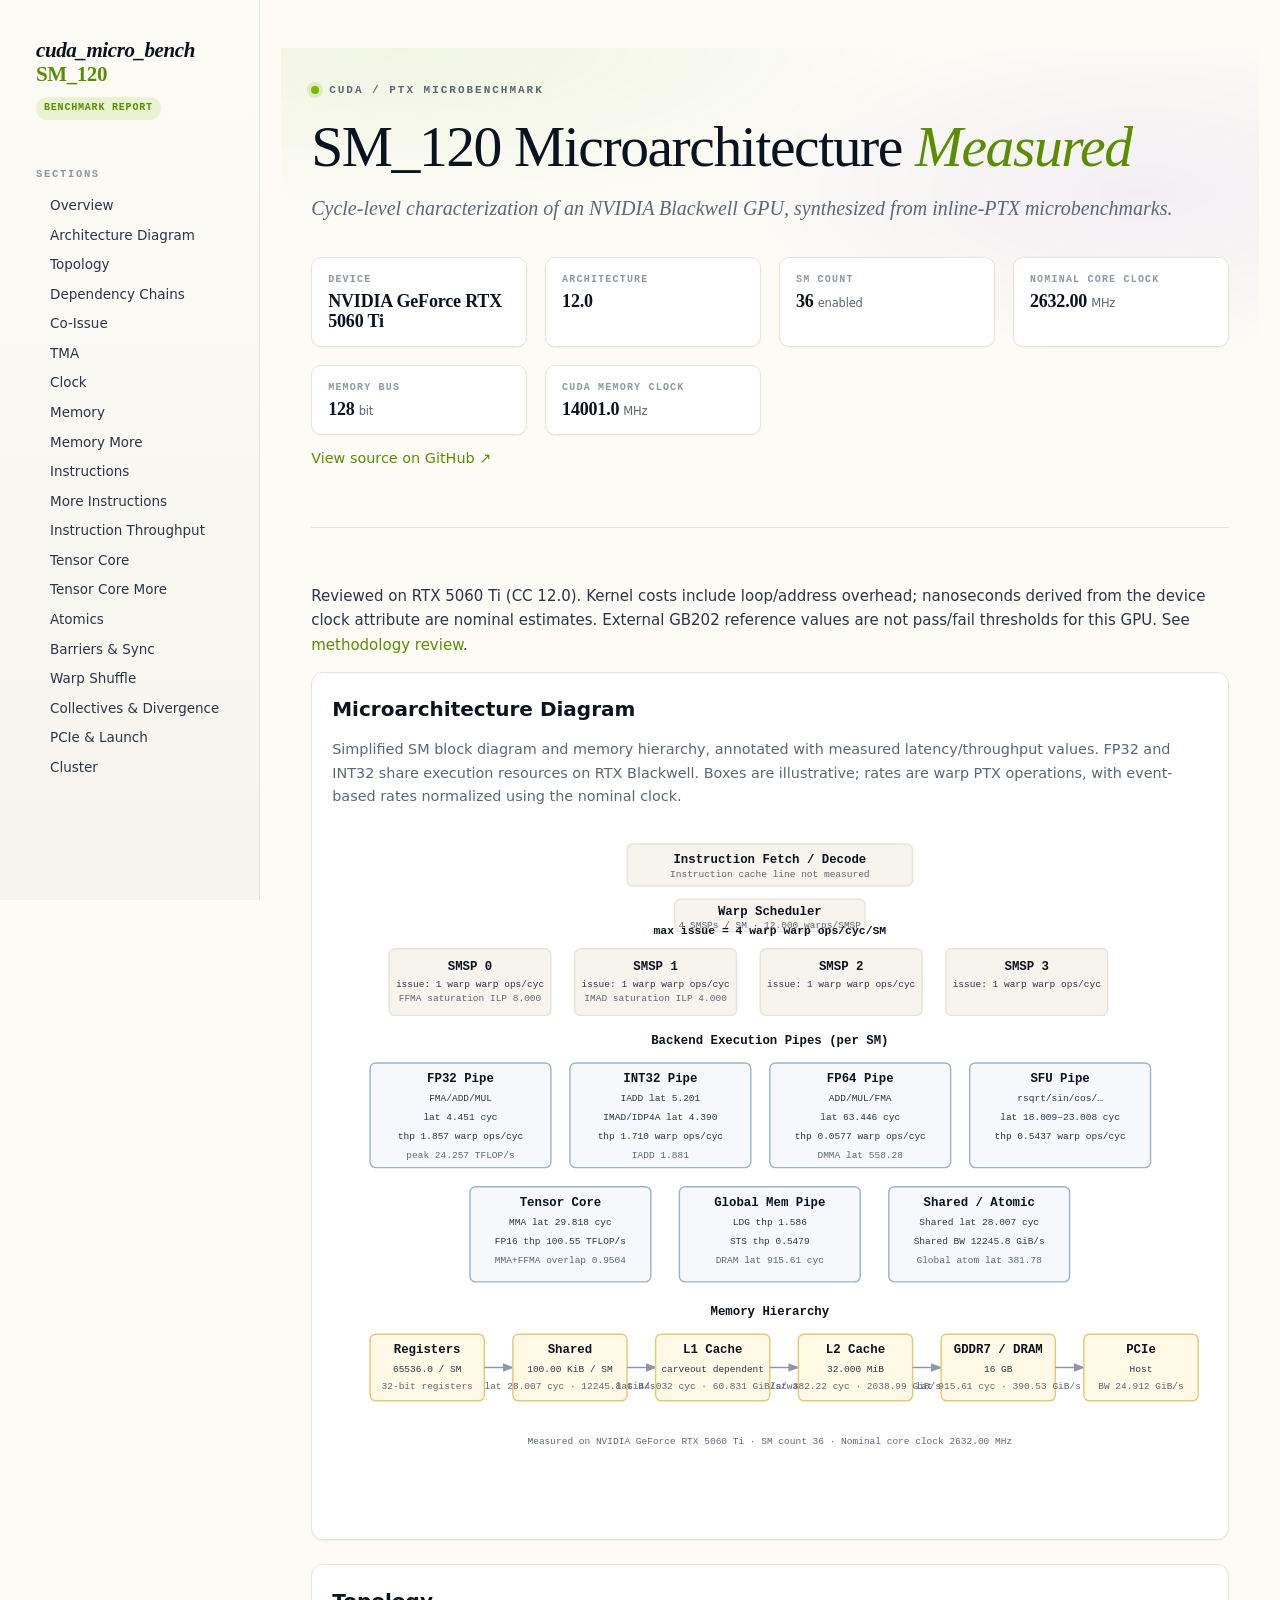
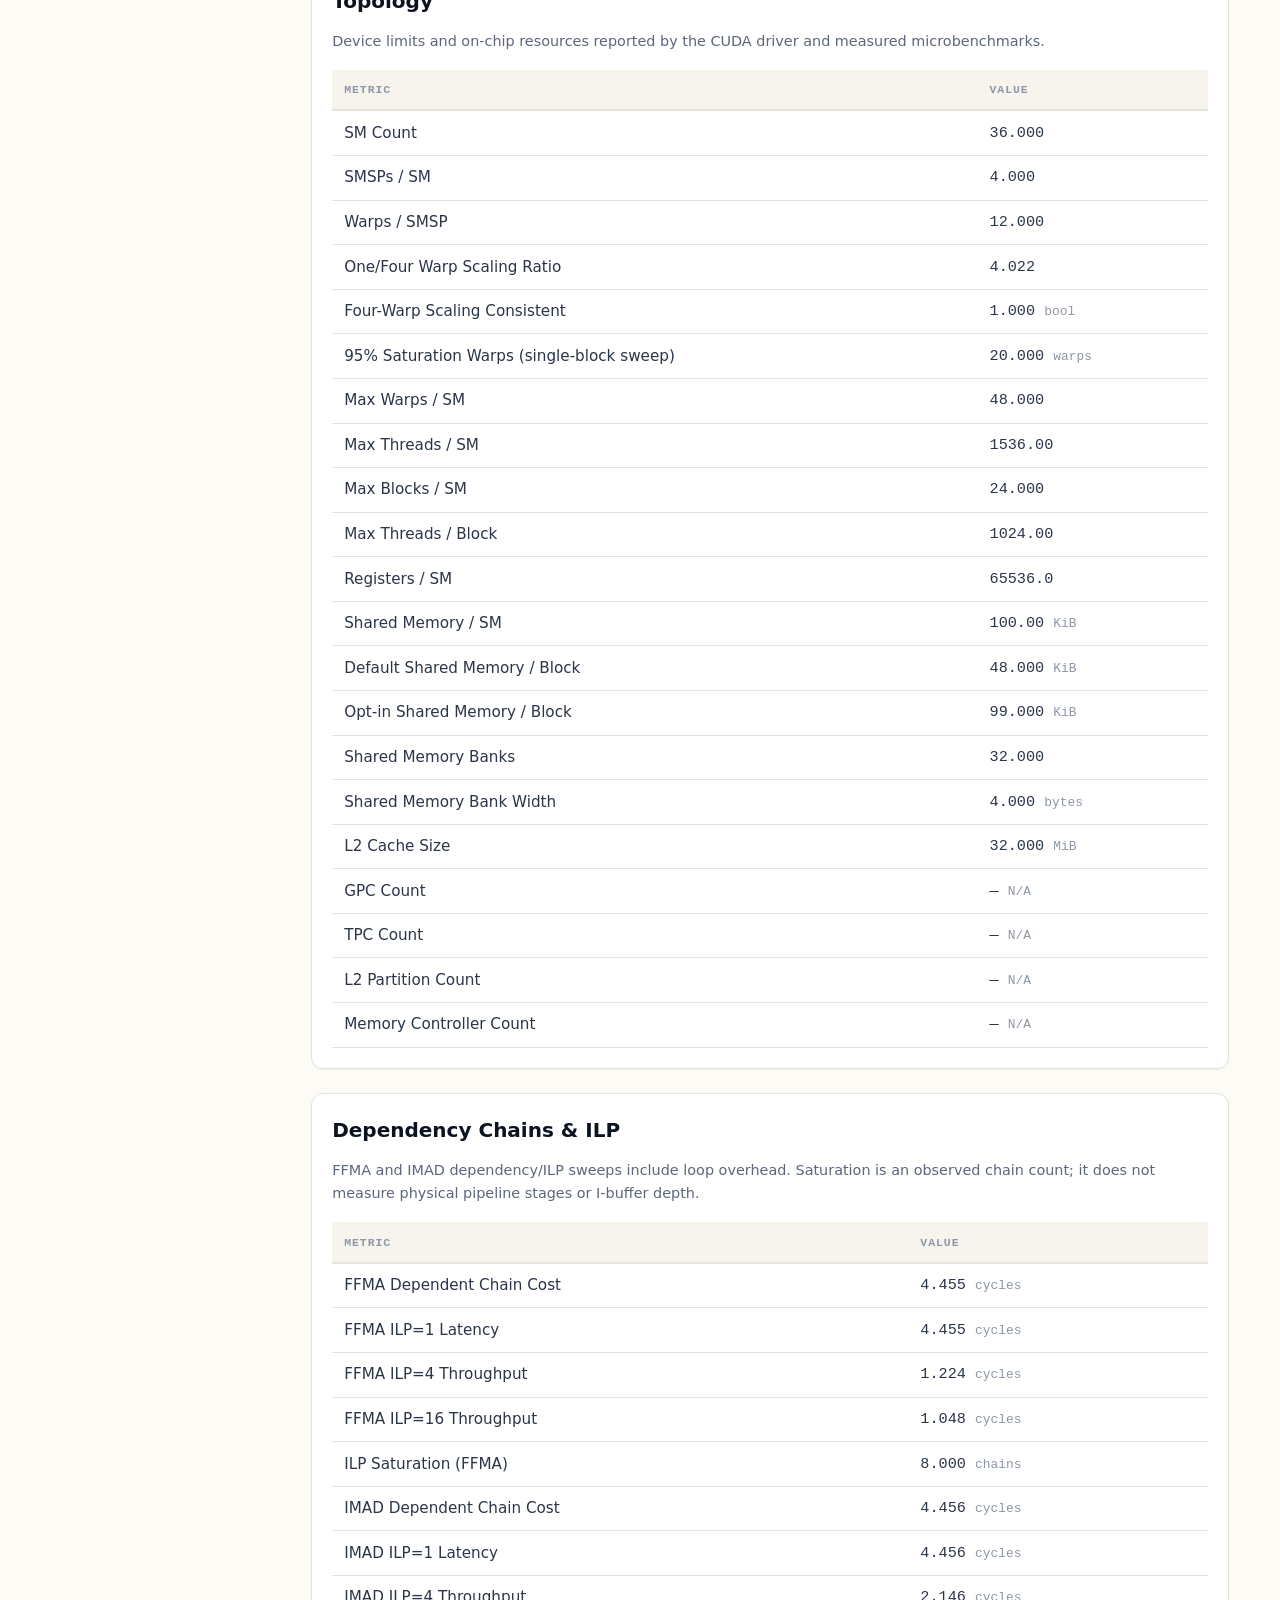
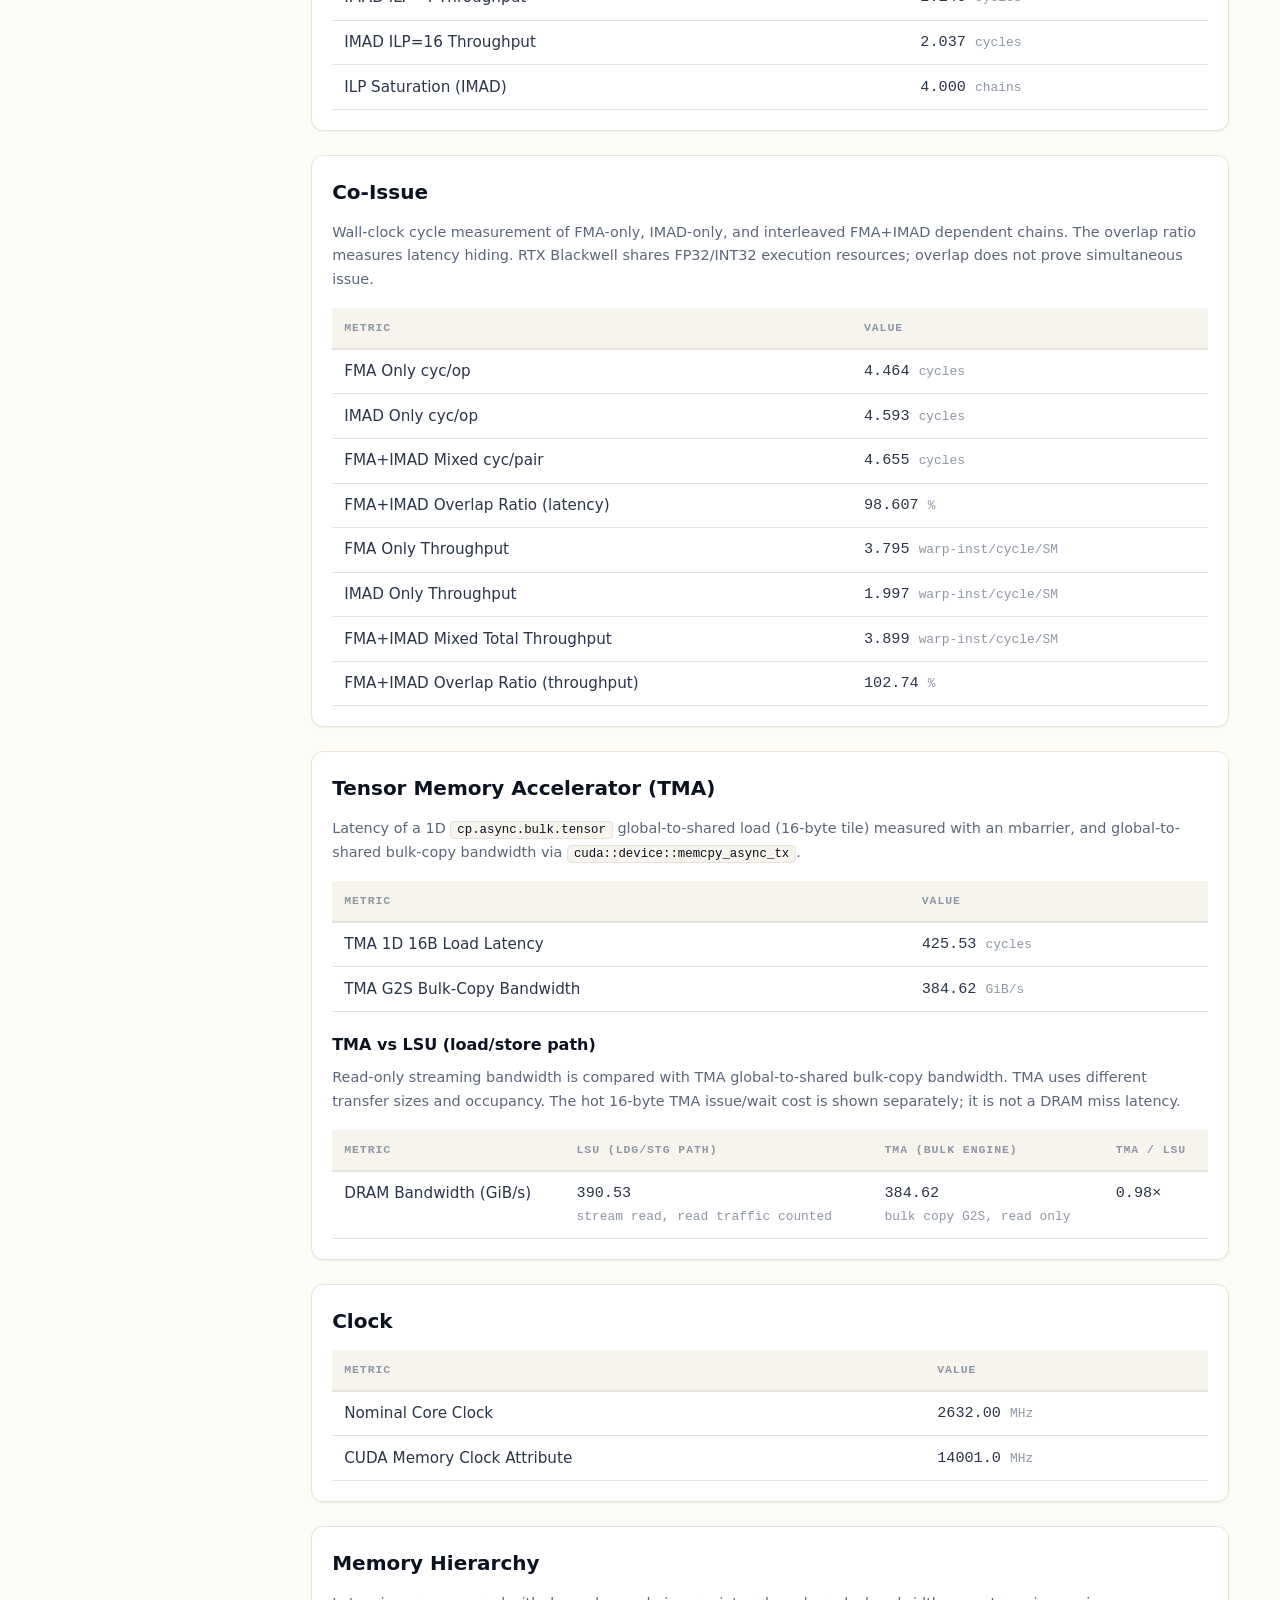
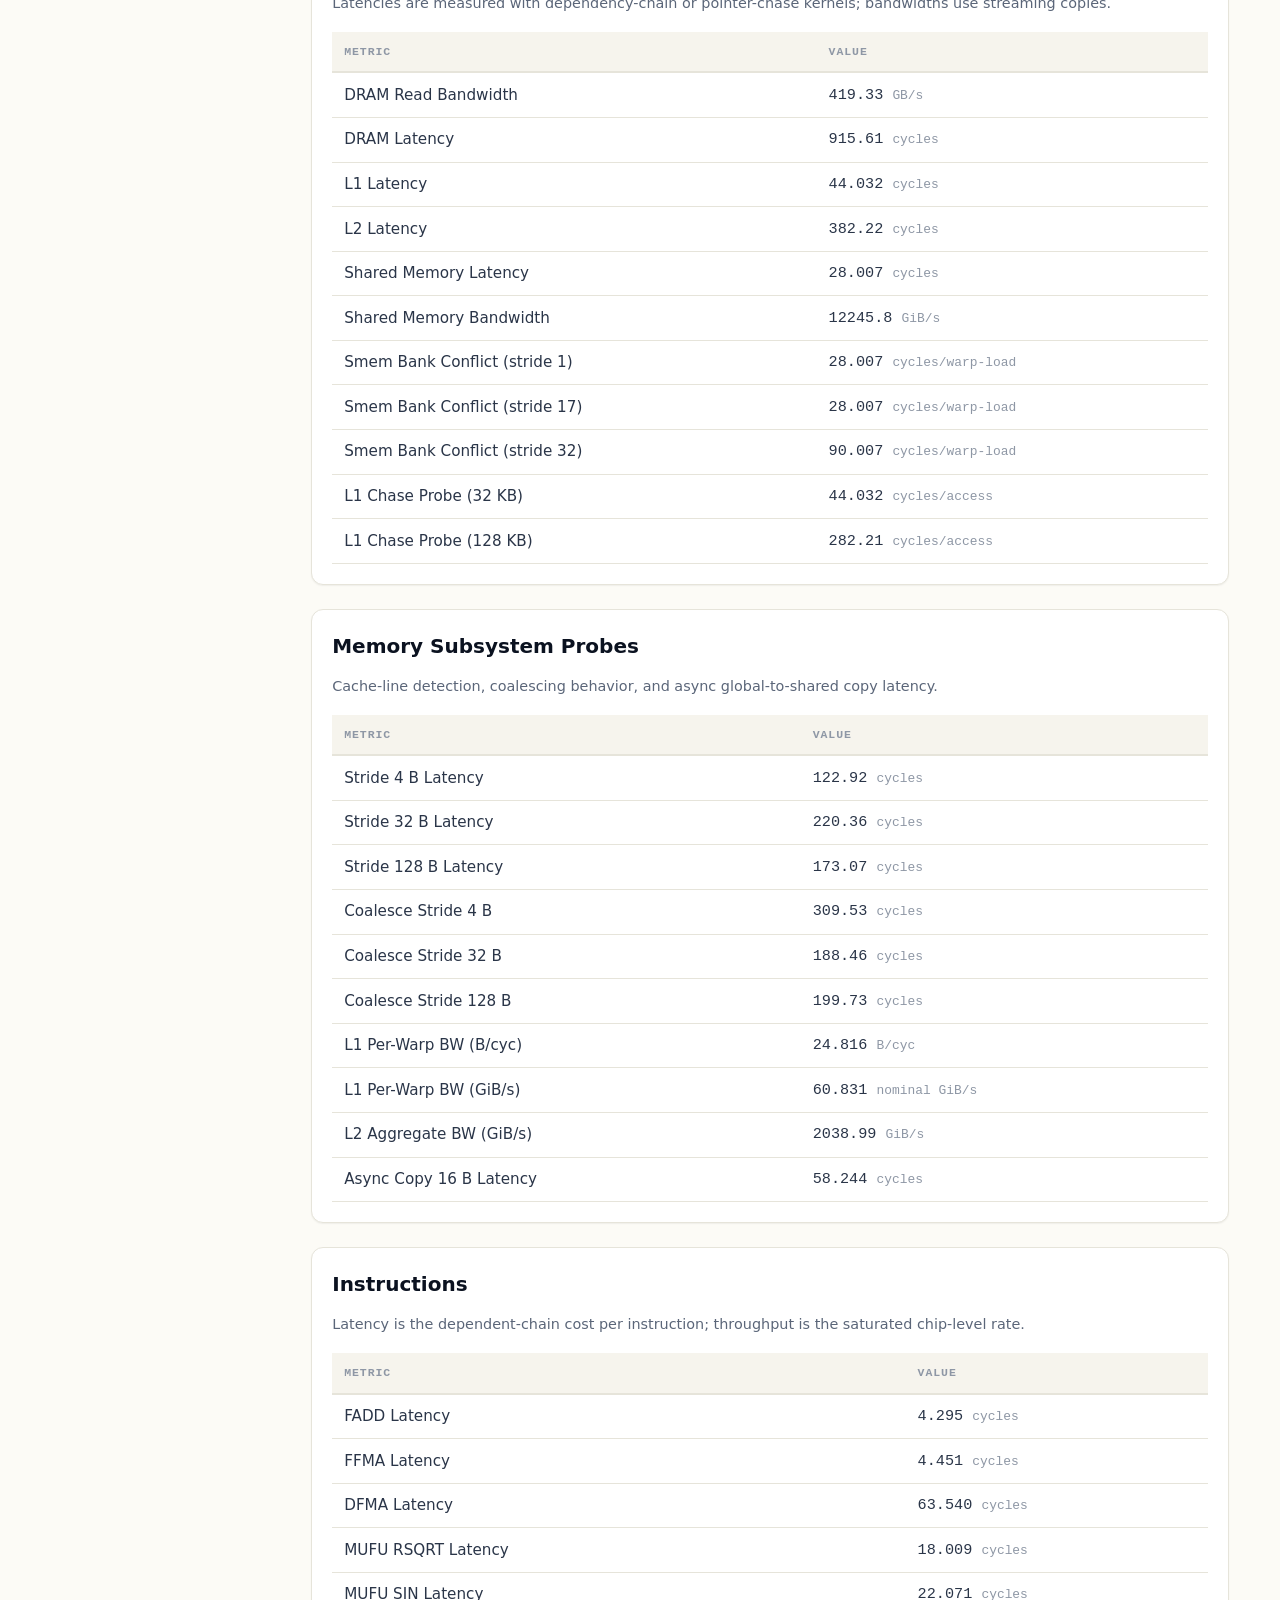
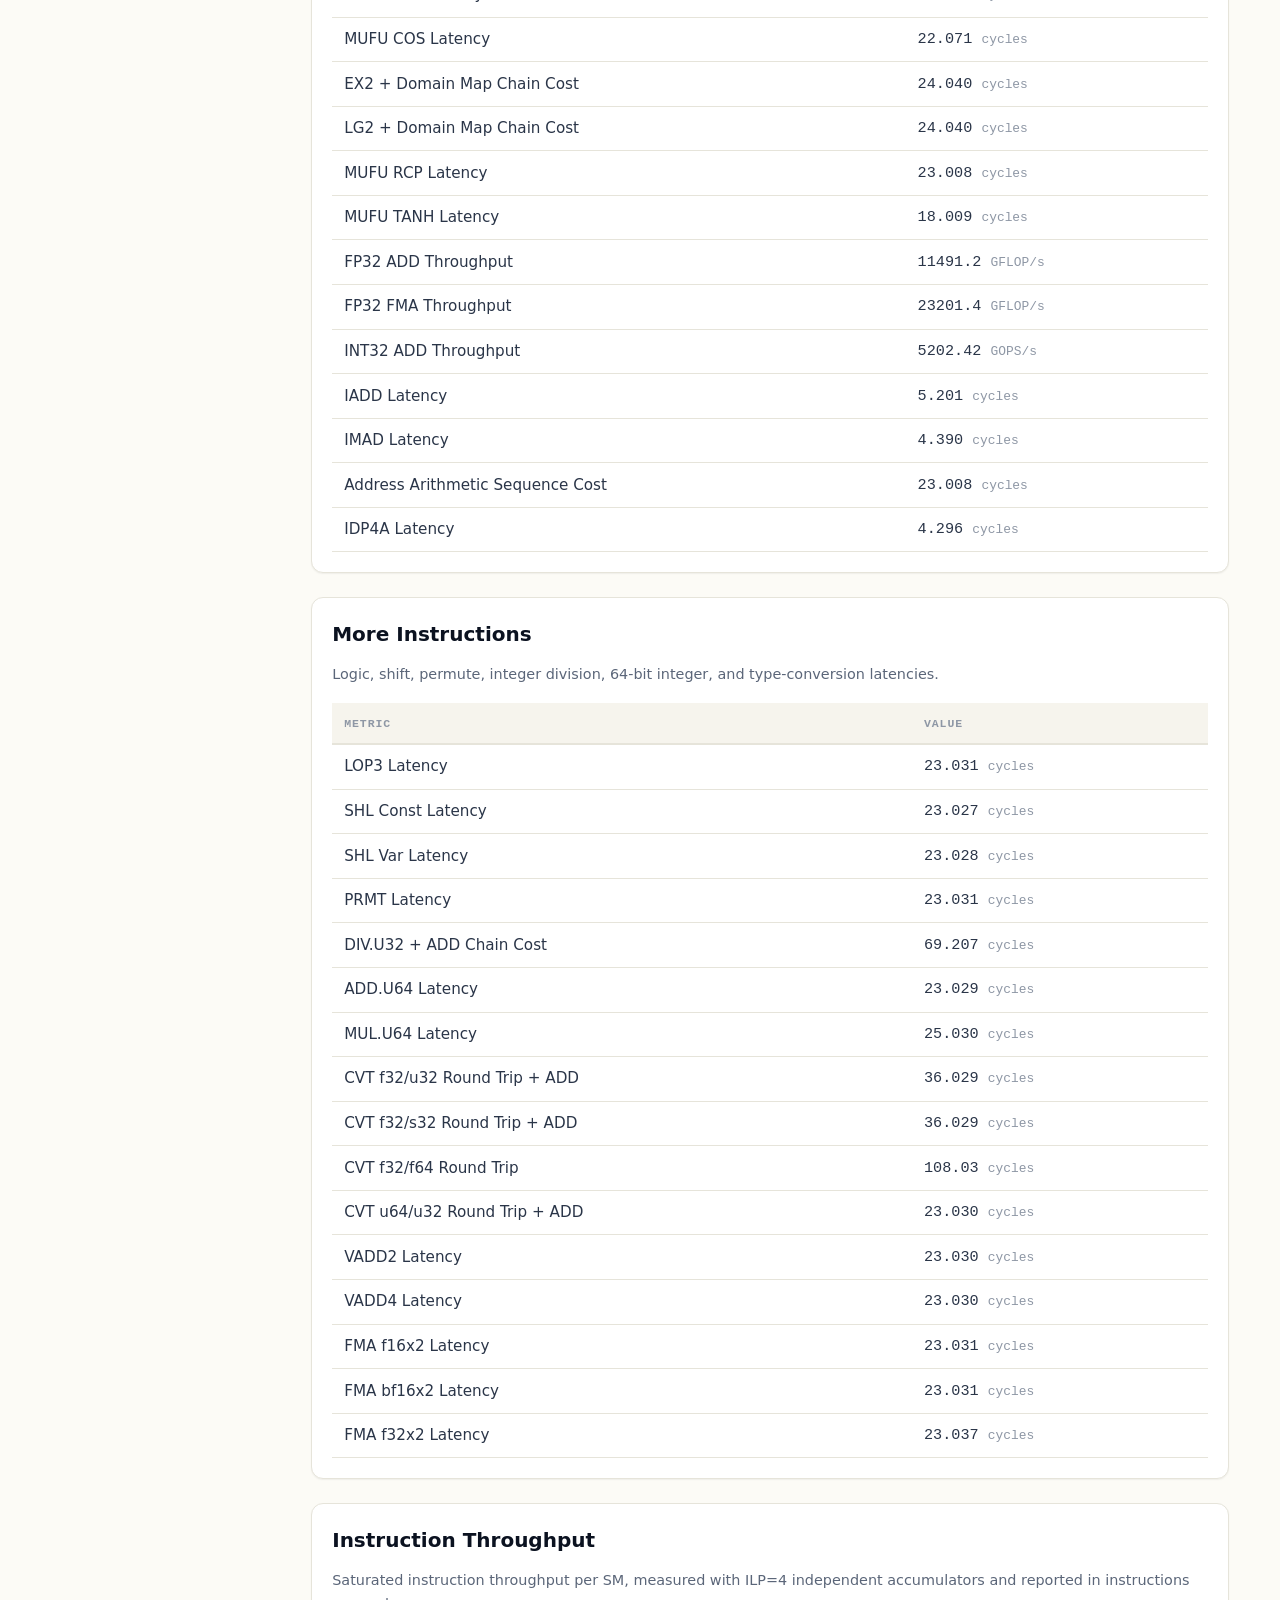
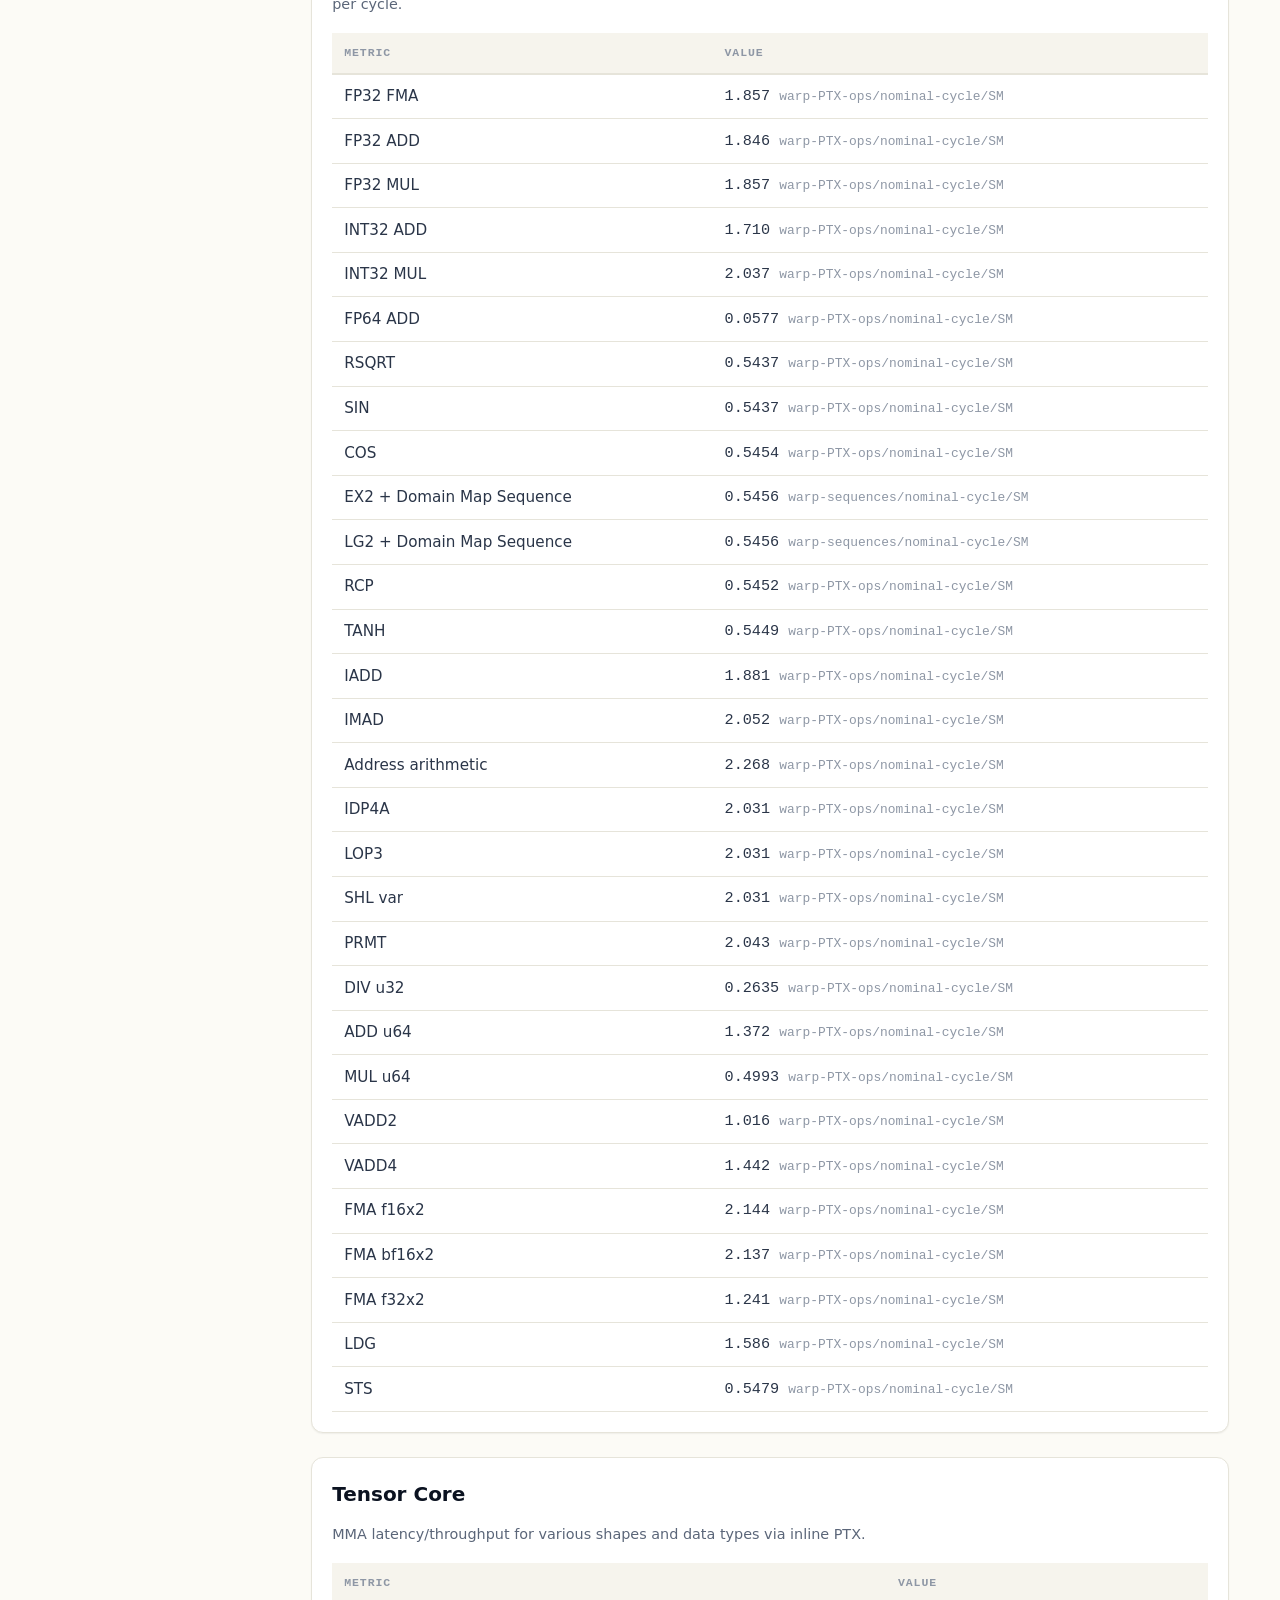
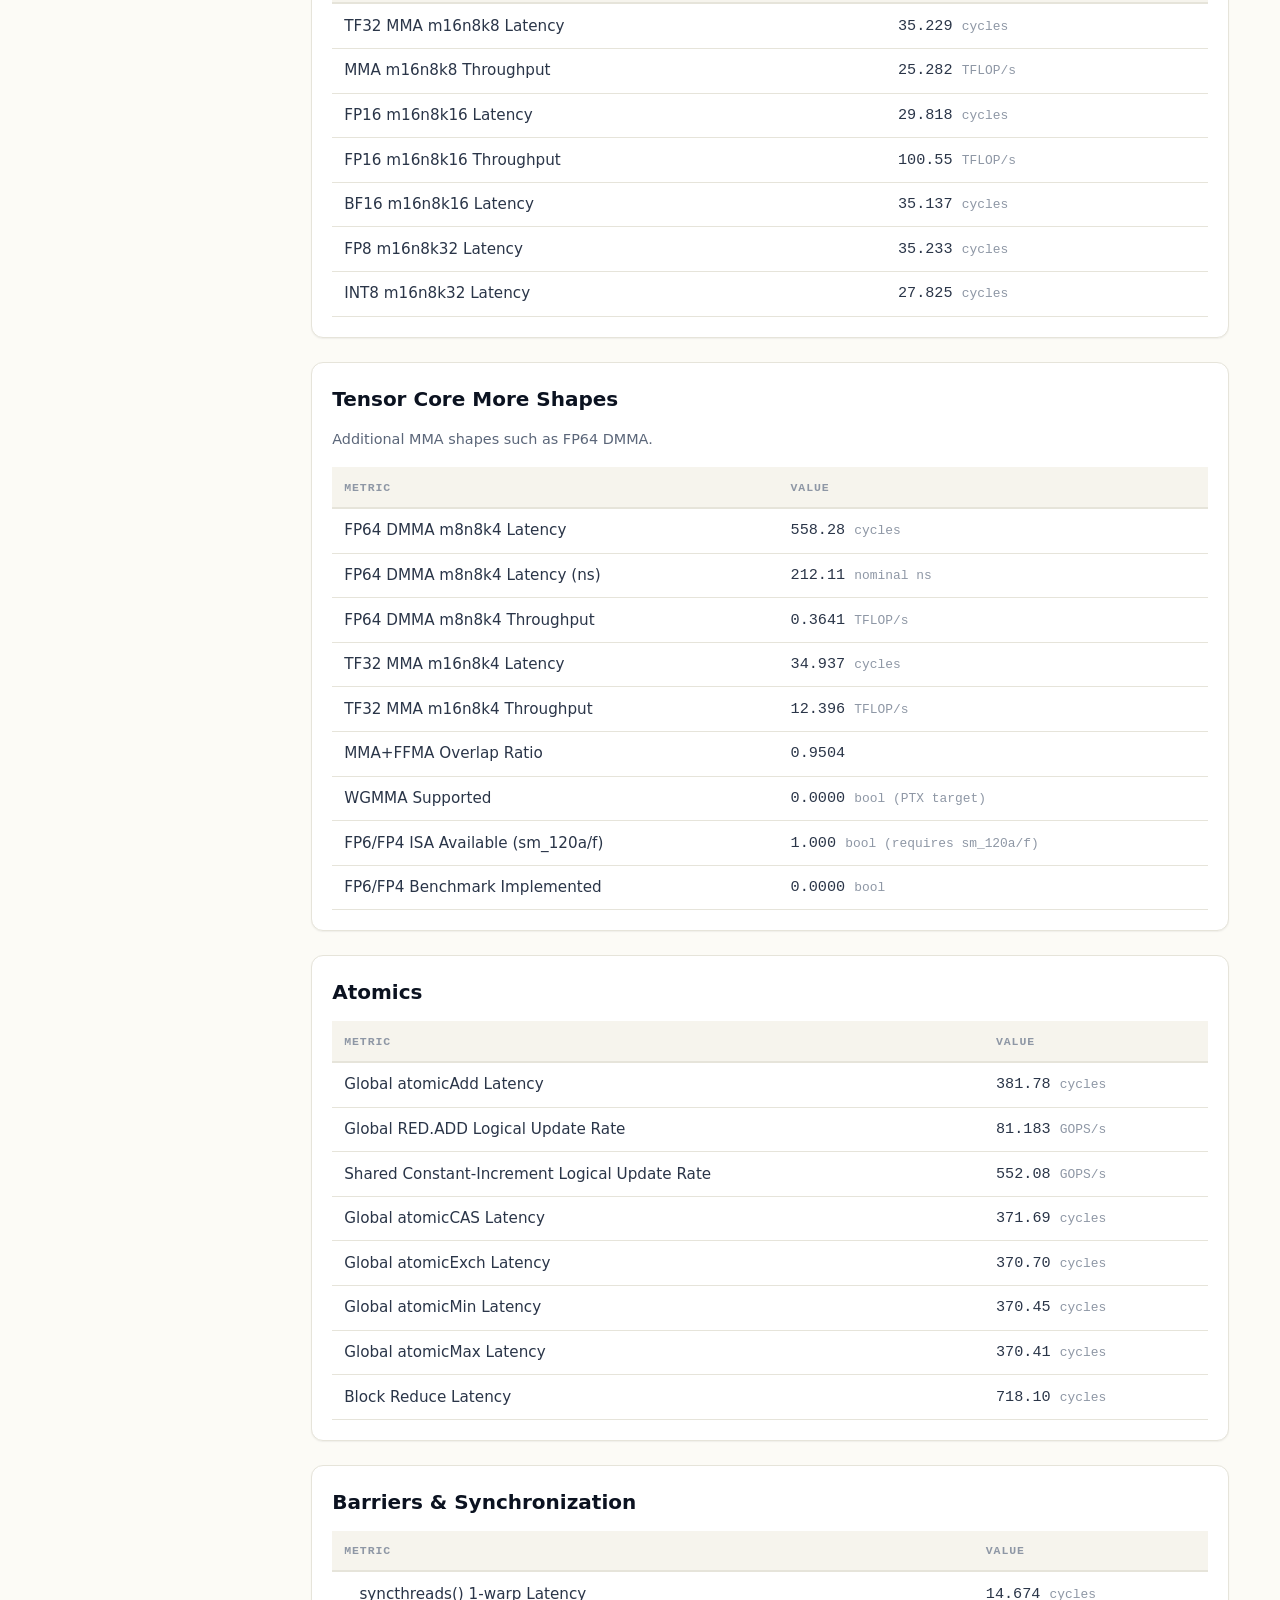
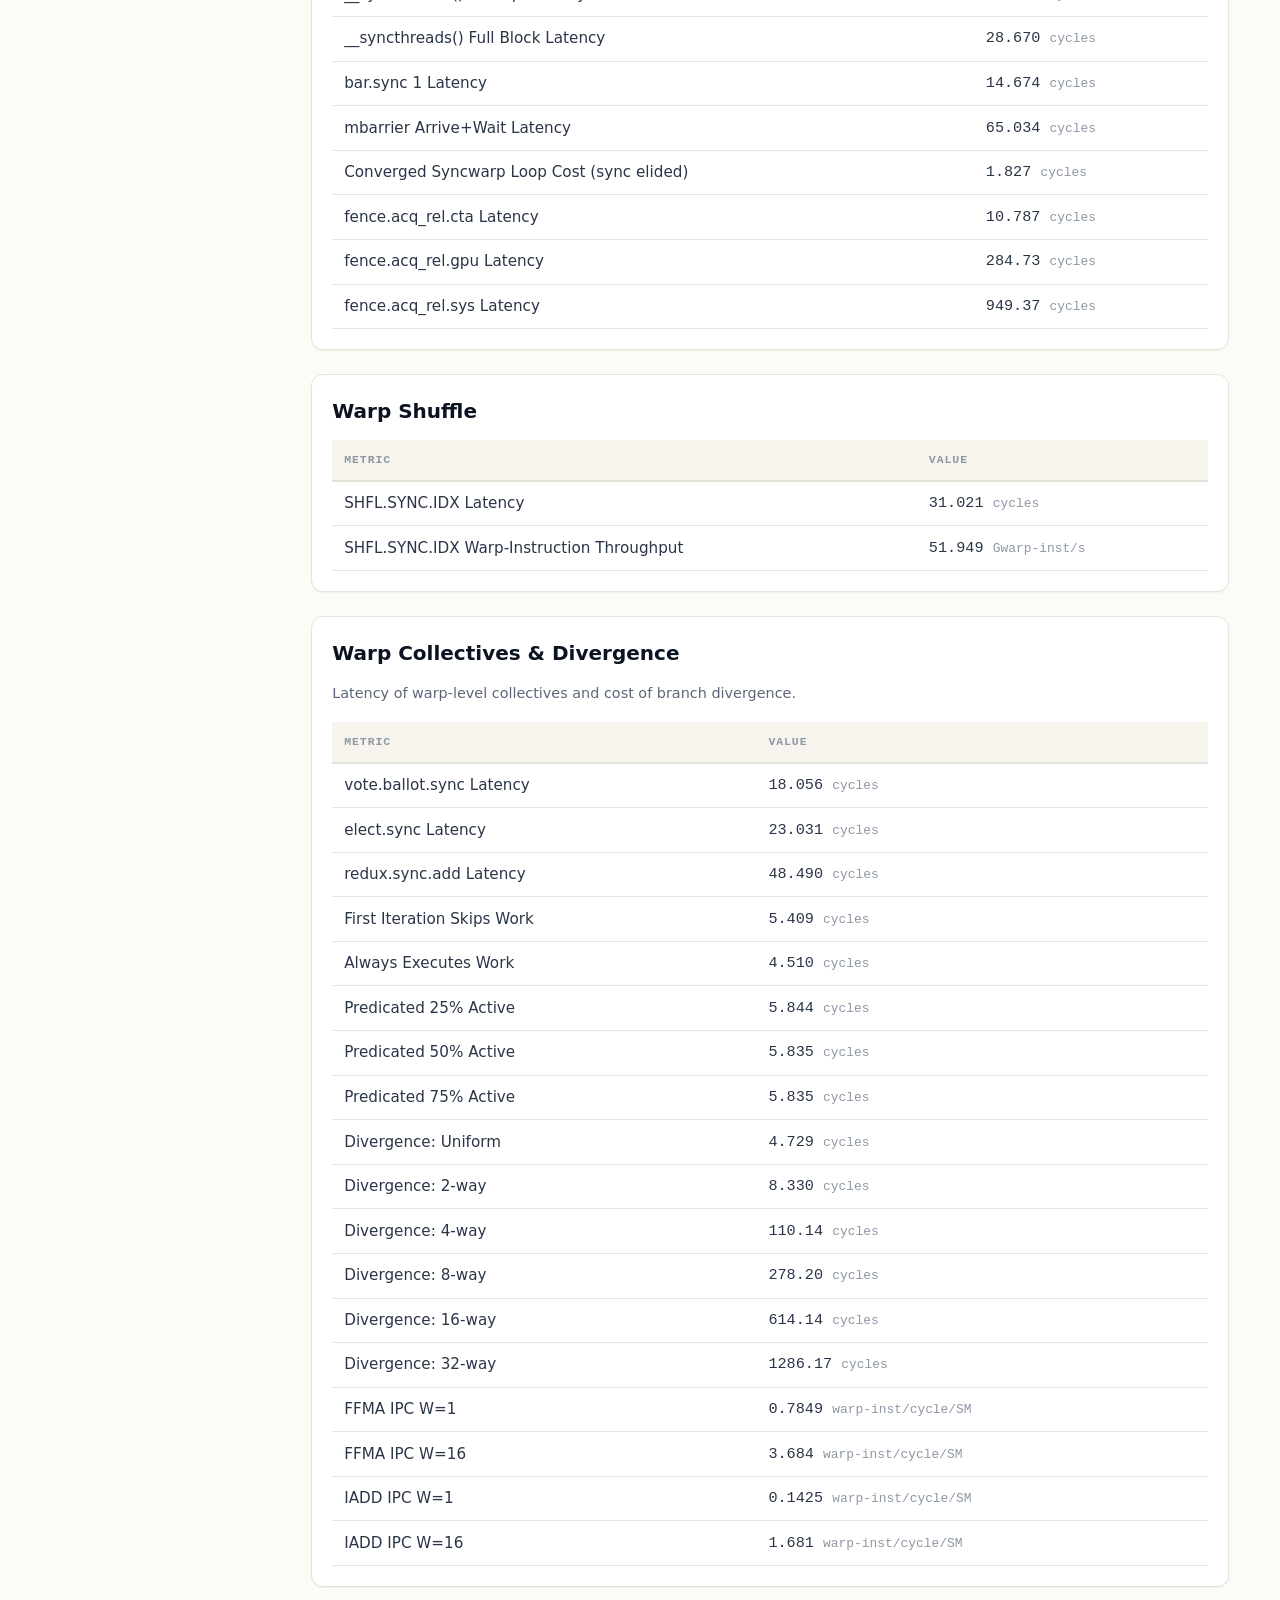
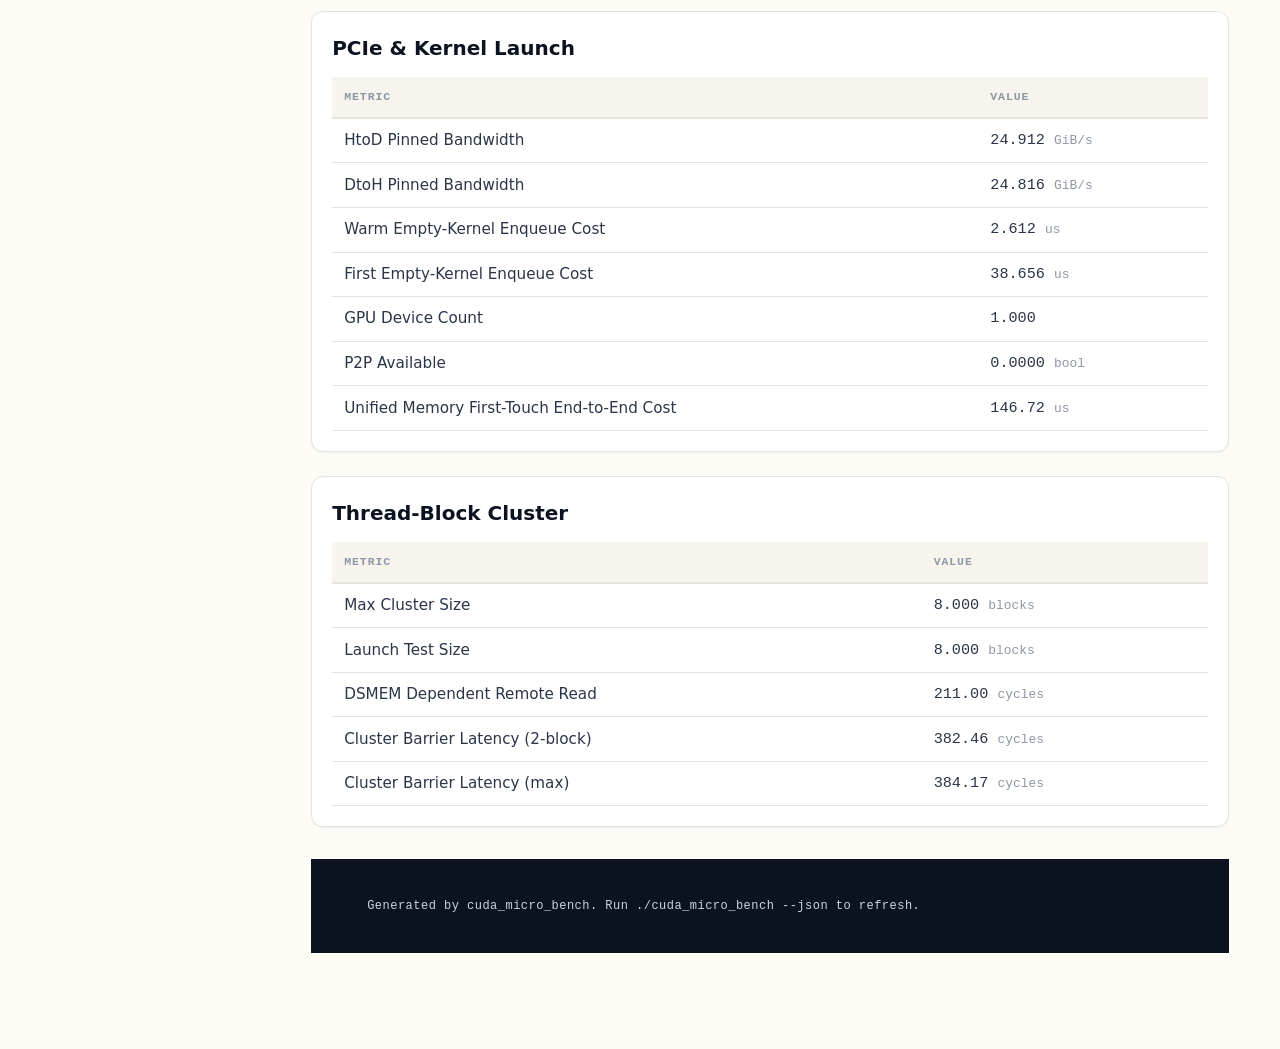
<file: docs/index.html>
<!DOCTYPE html>
<html lang="en">
<head>
  <meta charset="UTF-8" />
  <meta name="viewport" content="width=device-width, initial-scale=1.0" />
  <title>CUDA Micro-benchmark Report · cuda_micro_bench</title>
  <link rel="stylesheet" href="assets/css/style.css" />
  <style>
    .metric-table { width: 100%; border-collapse: collapse; font-size: 0.95rem; }
    .metric-table th, .metric-table td { padding: 0.65rem 0.75rem; border-bottom: 1px solid var(--rule); }
    .metric-table th { text-align: left; color: var(--ink-4); font-weight: 600; text-transform: uppercase; font-size: 0.72rem; letter-spacing: 0.08em; }
    .metric-table td { color: var(--ink-2); }
    .metric-table tr:hover { background: var(--bg-2); }
    .metric-name { font-weight: 500; color: var(--ink); }
    .unit { color: var(--ink-4); font-size: 0.85em; }
    .value-mono { font-family: var(--mono); font-variant-numeric: tabular-nums; }
    .section-card { background: var(--paper); border: 1px solid var(--rule); border-radius: 12px; padding: 1.25rem; margin-bottom: 1.5rem; box-shadow: var(--shadow-sm); }
    .section-card h2 { margin: 0 0 0.75rem; font-size: 1.25rem; color: var(--ink); }
    .section-card p.note { margin: 0 0 1rem; color: var(--ink-3); font-size: 0.9rem; }
    #status .error { background: var(--rose-soft); color: var(--rose); padding: 1rem; border-radius: 8px; margin-bottom: 1rem; }
    .arch-svg { width: 100%; height: auto; font-family: var(--mono); }
    .arch-box { fill: var(--bg-2); stroke: var(--rule); stroke-width: 1.5; }
    .arch-pipe { fill: #f6f8fb; stroke: #9fb3c8; stroke-width: 1.5; }
    .arch-mem { fill: #fff9e6; stroke: #e6c86e; stroke-width: 1.5; }
    .arch-label { font-size: 12px; fill: var(--ink); font-weight: 600; }
    .arch-sub { font-size: 10px; fill: var(--ink-3); }
    .arch-value { font-size: 10px; fill: var(--ink-2); }
    .arch-title { font-size: 13px; fill: var(--ink); font-weight: 700; }
    .arch-arrow { stroke: var(--ink-4); stroke-width: 1.5; fill: none; marker-end: url(#arrowhead); }
    .arch-line { stroke: var(--rule); stroke-width: 1.5; }
  </style>
</head>
<body>
  <div class="shell">
    <aside class="toc">
      <div class="toc-brand">cuda_micro_bench <span class="accent">SM_120</span></div>
      <span class="toc-tag">BENCHMARK REPORT</span>
      <h4>Sections</h4>
      <a href="#hero">Overview</a>
      <a href="#arch-diagram">Architecture Diagram</a>
      <a href="#topology">Topology</a>
      <a href="#pipeline">Dependency Chains</a>
      <a href="#coissue">Co-Issue</a>
      <a href="#tma">TMA</a>
      <a href="#clock">Clock</a>
      <a href="#memory">Memory</a>
      <a href="#memory-more">Memory More</a>
      <a href="#instructions">Instructions</a>
      <a href="#more-instructions">More Instructions</a>
      <a href="#instruction-throughput">Instruction Throughput</a>
      <a href="#tensor">Tensor Core</a>
      <a href="#tensor-more">Tensor Core More</a>
      <a href="#atomics">Atomics</a>
      <a href="#barriers">Barriers &amp; Sync</a>
      <a href="#shuffle">Warp Shuffle</a>
      <a href="#collectives">Collectives &amp; Divergence</a>
      <a href="#pcie">PCIe &amp; Launch</a>
      <a href="#cluster">Cluster</a>
    </aside>

    <main class="content">
      <header class="hero" id="hero">
        <div class="hero-eyebrow"><span class="pulse"></span>CUDA / PTX Microbenchmark</div>
        <h1 class="hero-title">SM_120 Microarchitecture <em>Measured</em></h1>
        <p class="hero-sub">Cycle-level characterization of an NVIDIA Blackwell GPU, synthesized from inline-PTX microbenchmarks.</p>
        <div class="hero-meta" id="hero-meta"></div>
        <div class="hero-links" style="margin-top:0.75rem; font-size:0.9rem;">
          <a href="https://github.com/qq332982511/cuda_micro_bench" target="_blank" rel="noopener">View source on GitHub ↗</a>
        </div>
      </header>

      <div id="status"></div>
      <p class="note">Reviewed on RTX 5060 Ti (CC 12.0). Kernel costs include loop/address overhead; nanoseconds derived from the device clock attribute are nominal estimates. External GB202 reference values are not pass/fail thresholds for this GPU. See <a href="review.md">methodology review</a>.</p>

      <section class="section-card" id="arch-diagram">
        <h2>Microarchitecture Diagram</h2>
        <p class="note">Simplified SM block diagram and memory hierarchy, annotated with measured latency/throughput values. FP32 and INT32 share execution resources on RTX Blackwell. Boxes are illustrative; rates are warp PTX operations, with event-based rates normalized using the nominal clock.</p>
        <svg class="arch-svg" viewBox="0 0 920 720" xmlns="http://www.w3.org/2000/svg">
          <defs>
            <marker id="arrowhead" markerWidth="8" markerHeight="6" refX="7" refY="3" orient="auto">
              <polygon points="0 0, 8 3, 0 6" fill="var(--ink-4)" />
            </marker>
          </defs>

          <!-- Front end -->
          <rect x="310" y="20" width="300" height="44" rx="6" class="arch-box" />
          <text x="460" y="40" text-anchor="middle" class="arch-title">Instruction Fetch / Decode</text>
          <text x="460" y="55" text-anchor="middle" class="arch-sub">Instruction cache line not measured</text>

          <rect x="360" y="78" width="200" height="34" rx="6" class="arch-box" />
          <text x="460" y="95" text-anchor="middle" class="arch-title">Warp Scheduler</text>
          <text x="460" y="108" text-anchor="middle" class="arch-sub">4 SMSPs / SM · <tspan id="arch-warps-per-smsp">—</tspan> warps/SMSP</text>

          <!-- SMSPs -->
          <g id="smsp-group">
            <rect x="60" y="130" width="170" height="70" rx="6" class="arch-box" />
            <text x="145" y="152" text-anchor="middle" class="arch-title">SMSP 0</text>
            <text x="145" y="170" text-anchor="middle" class="arch-value">issue: 1 warp warp ops/cyc</text>
            <text x="145" y="185" text-anchor="middle" class="arch-sub">FFMA saturation ILP <tspan id="arch-ibuffer-ffma">—</tspan></text>

            <rect x="255" y="130" width="170" height="70" rx="6" class="arch-box" />
            <text x="340" y="152" text-anchor="middle" class="arch-title">SMSP 1</text>
            <text x="340" y="170" text-anchor="middle" class="arch-value">issue: 1 warp warp ops/cyc</text>
            <text x="340" y="185" text-anchor="middle" class="arch-sub">IMAD saturation ILP <tspan id="arch-ibuffer-imad">—</tspan></text>

            <rect x="450" y="130" width="170" height="70" rx="6" class="arch-box" />
            <text x="535" y="152" text-anchor="middle" class="arch-title">SMSP 2</text>
            <text x="535" y="170" text-anchor="middle" class="arch-value">issue: 1 warp warp ops/cyc</text>

            <rect x="645" y="130" width="170" height="70" rx="6" class="arch-box" />
            <text x="730" y="152" text-anchor="middle" class="arch-title">SMSP 3</text>
            <text x="730" y="170" text-anchor="middle" class="arch-value">issue: 1 warp warp ops/cyc</text>
          </g>

          <text x="460" y="115" text-anchor="middle" class="arch-label" fill="var(--ink-3)">max issue = 4 warp warp ops/cyc/SM</text>

          <!-- Backend execution pipes -->
          <text x="460" y="230" text-anchor="middle" class="arch-title">Backend Execution Pipes (per SM)</text>

          <rect x="40" y="250" width="190" height="110" rx="6" class="arch-pipe" />
          <text x="135" y="270" text-anchor="middle" class="arch-title">FP32 Pipe</text>
          <text x="135" y="290" text-anchor="middle" class="arch-value">FMA/ADD/MUL</text>
          <text x="135" y="310" text-anchor="middle" class="arch-value">lat <tspan id="arch-fp32-lat">—</tspan> cyc</text>
          <text x="135" y="330" text-anchor="middle" class="arch-value">thp <tspan id="arch-fp32-thp">—</tspan> warp ops/cyc</text>
          <text x="135" y="350" text-anchor="middle" class="arch-sub">peak <tspan id="arch-fp32-peak">—</tspan> TFLOP/s</text>

          <rect x="250" y="250" width="190" height="110" rx="6" class="arch-pipe" />
          <text x="345" y="270" text-anchor="middle" class="arch-title">INT32 Pipe</text>
          <text x="345" y="290" text-anchor="middle" class="arch-value">IADD lat <tspan id="arch-int32-fast-lat">—</tspan></text>
          <text x="345" y="310" text-anchor="middle" class="arch-value">IMAD/IDP4A lat <tspan id="arch-int32-slow-lat">—</tspan></text>
          <text x="345" y="330" text-anchor="middle" class="arch-value">thp <tspan id="arch-int32-thp">—</tspan> warp ops/cyc</text>
          <text x="345" y="350" text-anchor="middle" class="arch-sub">IADD <tspan id="arch-iadd3-thp">—</tspan></text>

          <rect x="460" y="250" width="190" height="110" rx="6" class="arch-pipe" />
          <text x="555" y="270" text-anchor="middle" class="arch-title">FP64 Pipe</text>
          <text x="555" y="290" text-anchor="middle" class="arch-value">ADD/MUL/FMA</text>
          <text x="555" y="310" text-anchor="middle" class="arch-value">lat <tspan id="arch-fp64-lat">—</tspan> cyc</text>
          <text x="555" y="330" text-anchor="middle" class="arch-value">thp <tspan id="arch-fp64-thp">—</tspan> warp ops/cyc</text>
          <text x="555" y="350" text-anchor="middle" class="arch-sub">DMMA lat <tspan id="arch-dmma-lat">—</tspan></text>

          <rect x="670" y="250" width="190" height="110" rx="6" class="arch-pipe" />
          <text x="765" y="270" text-anchor="middle" class="arch-title">SFU Pipe</text>
          <text x="765" y="290" text-anchor="middle" class="arch-value">rsqrt/sin/cos/…</text>
          <text x="765" y="310" text-anchor="middle" class="arch-value">lat <tspan id="arch-sfu-lat">—</tspan> cyc</text>
          <text x="765" y="330" text-anchor="middle" class="arch-value">thp <tspan id="arch-sfu-thp">—</tspan> warp ops/cyc</text>

          <rect x="145" y="380" width="190" height="100" rx="6" class="arch-pipe" />
          <text x="240" y="400" text-anchor="middle" class="arch-title">Tensor Core</text>
          <text x="240" y="420" text-anchor="middle" class="arch-value">MMA lat <tspan id="arch-tensor-lat">—</tspan> cyc</text>
          <text x="240" y="440" text-anchor="middle" class="arch-value">FP16 thp <tspan id="arch-tensor-thp">—</tspan> TFLOP/s</text>
          <text x="240" y="460" text-anchor="middle" class="arch-sub">MMA+FFMA overlap <tspan id="arch-tensor-overlap">—</tspan></text>

          <rect x="365" y="380" width="190" height="100" rx="6" class="arch-pipe" />
          <text x="460" y="400" text-anchor="middle" class="arch-title">Global Mem Pipe</text>
          <text x="460" y="420" text-anchor="middle" class="arch-value">LDG thp <tspan id="arch-ldg-thp">—</tspan></text>
          <text x="460" y="440" text-anchor="middle" class="arch-value">STS thp <tspan id="arch-sts-thp">—</tspan></text>
          <text x="460" y="460" text-anchor="middle" class="arch-sub">DRAM lat <tspan id="arch-dram-lat">—</tspan> cyc</text>

          <rect x="585" y="380" width="190" height="100" rx="6" class="arch-pipe" />
          <text x="680" y="400" text-anchor="middle" class="arch-title">Shared / Atomic</text>
          <text x="680" y="420" text-anchor="middle" class="arch-value">Shared lat <tspan id="arch-shared-lat">—</tspan> cyc</text>
          <text x="680" y="440" text-anchor="middle" class="arch-value">Shared BW <tspan id="arch-shared-bw">—</tspan></text>
          <text x="680" y="460" text-anchor="middle" class="arch-sub">Global atom lat <tspan id="arch-atom-lat">—</tspan></text>

          <!-- Memory hierarchy -->
          <text x="460" y="515" text-anchor="middle" class="arch-title">Memory Hierarchy</text>

          <rect x="40" y="535" width="120" height="70" rx="6" class="arch-mem" />
          <text x="100" y="555" text-anchor="middle" class="arch-title">Registers</text>
          <text x="100" y="575" text-anchor="middle" class="arch-value"><tspan id="arch-register-count">—</tspan> / SM</text>
          <text x="100" y="593" text-anchor="middle" class="arch-sub">32-bit registers</text>

          <line x1="160" y1="570" x2="190" y2="570" class="arch-arrow" />
          <rect x="190" y="535" width="120" height="70" rx="6" class="arch-mem" />
          <text x="250" y="555" text-anchor="middle" class="arch-title">Shared</text>
          <text x="250" y="575" text-anchor="middle" class="arch-value"><tspan id="arch-shared-size">—</tspan> KiB / SM</text>
          <text x="250" y="593" text-anchor="middle" class="arch-sub" id="arch-shared-box">lat — · BW —</text>

          <line x1="310" y1="570" x2="340" y2="570" class="arch-arrow" />
          <rect x="340" y="535" width="120" height="70" rx="6" class="arch-mem" />
          <text x="400" y="555" text-anchor="middle" class="arch-title">L1 Cache</text>
          <text x="400" y="575" text-anchor="middle" class="arch-value">carveout dependent</text>
          <text x="400" y="593" text-anchor="middle" class="arch-sub" id="arch-l1-box">lat — · BW —</text>

          <line x1="460" y1="570" x2="490" y2="570" class="arch-arrow" />
          <rect x="490" y="535" width="120" height="70" rx="6" class="arch-mem" />
          <text x="550" y="555" text-anchor="middle" class="arch-title">L2 Cache</text>
          <text x="550" y="575" text-anchor="middle" class="arch-value"><tspan id="arch-l2-size">—</tspan> MiB</text>
          <text x="550" y="593" text-anchor="middle" class="arch-sub" id="arch-l2-box">lat — · BW —</text>

          <line x1="610" y1="570" x2="640" y2="570" class="arch-arrow" />
          <rect x="640" y="535" width="120" height="70" rx="6" class="arch-mem" />
          <text x="700" y="555" text-anchor="middle" class="arch-title">GDDR7 / DRAM</text>
          <text x="700" y="575" text-anchor="middle" class="arch-value">16 GB</text>
          <text x="700" y="593" text-anchor="middle" class="arch-sub" id="arch-hbm-box">lat — · BW —</text>

          <line x1="760" y1="570" x2="790" y2="570" class="arch-arrow" />
          <rect x="790" y="535" width="120" height="70" rx="6" class="arch-mem" />
          <text x="850" y="555" text-anchor="middle" class="arch-title">PCIe</text>
          <text x="850" y="575" text-anchor="middle" class="arch-value">Host</text>
          <text x="850" y="593" text-anchor="middle" class="arch-sub" id="arch-pcie-box">BW —</text>

          <!-- Footnote -->
          <text x="460" y="650" text-anchor="middle" class="arch-sub">Measured on <tspan id="arch-device">—</tspan> · SM count <tspan id="arch-sm-count">—</tspan> · Nominal core clock <tspan id="arch-clock">—</tspan> MHz</text>
        </svg>
      </section>

      <section class="section-card" id="topology">
        <h2>Topology</h2>
        <p class="note">Device limits and on-chip resources reported by the CUDA driver and measured microbenchmarks.</p>
        <table class="metric-table" id="topology-table"></table>
      </section>

      <section class="section-card" id="pipeline">
        <h2>Dependency Chains &amp; ILP</h2>
        <p class="note">FFMA and IMAD dependency/ILP sweeps include loop overhead. Saturation is an observed chain count; it does not measure physical pipeline stages or I-buffer depth.</p>
        <table class="metric-table" id="pipeline-table"></table>
      </section>

      <section class="section-card" id="coissue">
        <h2>Co-Issue</h2>
        <p class="note">Wall-clock cycle measurement of FMA-only, IMAD-only, and interleaved FMA+IMAD dependent chains. The overlap ratio measures latency hiding. RTX Blackwell shares FP32/INT32 execution resources; overlap does not prove simultaneous issue.</p>
        <table class="metric-table" id="coissue-table"></table>
      </section>

      <section class="section-card" id="tma">
        <h2>Tensor Memory Accelerator (TMA)</h2>
        <p class="note">Latency of a 1D <code>cp.async.bulk.tensor</code> global-to-shared load (16-byte tile) measured with an mbarrier, and global-to-shared bulk-copy bandwidth via <code>cuda::device::memcpy_async_tx</code>.</p>
        <table class="metric-table" id="tma-table"></table>
        <h3 style="margin: 1.25rem 0 0.5rem; font-size: 1rem; color: var(--ink);">TMA vs LSU (load/store path)</h3>
        <p class="note">Read-only streaming bandwidth is compared with TMA global-to-shared bulk-copy bandwidth. TMA uses different transfer sizes and occupancy. The hot 16-byte TMA issue/wait cost is shown separately; it is not a DRAM miss latency.</p>
        <table class="metric-table" id="tma-lsu-table"></table>
      </section>

      <section class="section-card" id="clock">
        <h2>Clock</h2>
        <table class="metric-table" id="clock-table"></table>
      </section>

      <section class="section-card" id="memory">
        <h2>Memory Hierarchy</h2>
        <p class="note">Latencies are measured with dependency-chain or pointer-chase kernels; bandwidths use streaming copies.</p>
        <table class="metric-table" id="memory-table"></table>
      </section>

      <section class="section-card" id="memory-more">
        <h2>Memory Subsystem Probes</h2>
        <p class="note">Cache-line detection, coalescing behavior, and async global-to-shared copy latency.</p>
        <table class="metric-table" id="memory-more-table"></table>
      </section>

      <section class="section-card" id="instructions">
        <h2>Instructions</h2>
        <p class="note">Latency is the dependent-chain cost per instruction; throughput is the saturated chip-level rate.</p>
        <table class="metric-table" id="instructions-table"></table>
      </section>

      <section class="section-card" id="more-instructions">
        <h2>More Instructions</h2>
        <p class="note">Logic, shift, permute, integer division, 64-bit integer, and type-conversion latencies.</p>
        <table class="metric-table" id="more-instructions-table"></table>
      </section>

      <section class="section-card" id="instruction-throughput">
        <h2>Instruction Throughput</h2>
        <p class="note">Saturated instruction throughput per SM, measured with ILP=4 independent accumulators and reported in instructions per cycle.</p>
        <table class="metric-table" id="instruction-throughput-table"></table>
      </section>

      <section class="section-card" id="tensor">
        <h2>Tensor Core</h2>
        <p class="note">MMA latency/throughput for various shapes and data types via inline PTX.</p>
        <table class="metric-table" id="tensor-table"></table>
      </section>

      <section class="section-card" id="tensor-more">
        <h2>Tensor Core More Shapes</h2>
        <p class="note">Additional MMA shapes such as FP64 DMMA.</p>
        <table class="metric-table" id="tensor-more-table"></table>
      </section>

      <section class="section-card" id="atomics">
        <h2>Atomics</h2>
        <table class="metric-table" id="atomics-table"></table>
      </section>

      <section class="section-card" id="barriers">
        <h2>Barriers &amp; Synchronization</h2>
        <table class="metric-table" id="barriers-table"></table>
      </section>

      <section class="section-card" id="shuffle">
        <h2>Warp Shuffle</h2>
        <table class="metric-table" id="shuffle-table"></table>
      </section>

      <section class="section-card" id="collectives">
        <h2>Warp Collectives &amp; Divergence</h2>
        <p class="note">Latency of warp-level collectives and cost of branch divergence.</p>
        <table class="metric-table" id="collectives-table"></table>
      </section>

      <section class="section-card" id="pcie">
        <h2>PCIe &amp; Kernel Launch</h2>
        <table class="metric-table" id="pcie-table"></table>
      </section>

      <section class="section-card" id="cluster">
        <h2>Thread-Block Cluster</h2>
        <table class="metric-table" id="cluster-table"></table>
      </section>

      <footer class="page-footer" style="margin-top: 2rem;">
        Generated by <code>cuda_micro_bench</code>. Run <code>./cuda_micro_bench --json</code> to refresh.
      </footer>
    </main>
  </div>

  <script>
    const SECTIONS = {
      topology: [
        { key: ['results','topology','sm_count'], name: 'SM Count' },
        { key: ['results','topology','smsps_per_sm'], name: 'SMSPs / SM' },
        { key: ['results','topology','warps_per_smsp'], name: 'Warps / SMSP' },
        { key: ['results','topology','one_vs_four_warp_scaling_ratio'], name: 'One/Four Warp Scaling Ratio' },
        { key: ['results','topology','four_warp_scaling_consistent'], name: 'Four-Warp Scaling Consistent' },
        { key: ['results','topology','sweep_saturation_warps'], name: '95% Saturation Warps (single-block sweep)' },
        { key: ['results','topology','max_warps_per_sm'], name: 'Max Warps / SM' },
        { key: ['results','topology','max_threads_per_sm'], name: 'Max Threads / SM' },
        { key: ['results','topology','max_blocks_per_sm'], name: 'Max Blocks / SM' },
        { key: ['results','topology','max_threads_per_block'], name: 'Max Threads / Block' },
        { key: ['results','topology','registers_per_sm'], name: 'Registers / SM' },
        { key: ['results','topology','shared_memory_per_sm_kb'], name: 'Shared Memory / SM' },
        { key: ['results','topology','shared_memory_per_block_default_kb'], name: 'Default Shared Memory / Block' },
        { key: ['results','topology','shared_memory_per_block_optin_kb'], name: 'Opt-in Shared Memory / Block' },
        { key: ['results','topology','shared_memory_banks'], name: 'Shared Memory Banks' },
        { key: ['results','topology','shared_memory_bank_width_bytes'], name: 'Shared Memory Bank Width' },
        { key: ['results','topology','l2_cache_size_mb'], name: 'L2 Cache Size' },
        { key: ['results','topology','gpc_count'], name: 'GPC Count' },
        { key: ['results','topology','tpc_count'], name: 'TPC Count' },
        { key: ['results','topology','l2_partition_count'], name: 'L2 Partition Count' },
        { key: ['results','topology','memory_controller_count'], name: 'Memory Controller Count' },
      ],
      pipeline: [
        { key: ['results','pipeline_depth','ffma_dependent_chain_cycles'], name: 'FFMA Dependent Chain Cost' },
        { key: ['results','pipeline_depth','ffma_ilp1_cyc_per_op'], name: 'FFMA ILP=1 Latency' },
        { key: ['results','pipeline_depth','ffma_ilp4_cyc_per_op'], name: 'FFMA ILP=4 Throughput' },
        { key: ['results','pipeline_depth','ffma_ilp16_cyc_per_op'], name: 'FFMA ILP=16 Throughput' },
        { key: ['results','pipeline_depth','saturation_ilp_ffma'], name: 'ILP Saturation (FFMA)' },
        { key: ['results','pipeline_depth','imad_dependent_chain_cycles'], name: 'IMAD Dependent Chain Cost' },
        { key: ['results','pipeline_depth','imad_ilp1_cyc_per_op'], name: 'IMAD ILP=1 Latency' },
        { key: ['results','pipeline_depth','imad_ilp4_cyc_per_op'], name: 'IMAD ILP=4 Throughput' },
        { key: ['results','pipeline_depth','imad_ilp16_cyc_per_op'], name: 'IMAD ILP=16 Throughput' },
        { key: ['results','pipeline_depth','saturation_ilp_imad'], name: 'ILP Saturation (IMAD)' },
      ],
      coissue: [
        { key: ['results','coissue','fma_only_cyc_per_op'], name: 'FMA Only cyc/op' },
        { key: ['results','coissue','imad_only_cyc_per_op'], name: 'IMAD Only cyc/op' },
        { key: ['results','coissue','fma_imad_mixed_cyc_per_pair'], name: 'FMA+IMAD Mixed cyc/pair' },
        { key: ['results','coissue','fma_imad_overlap_ratio'], name: 'FMA+IMAD Overlap Ratio (latency)' },
        { key: ['results','coissue','fma_only_throughput_ipc'], name: 'FMA Only Throughput' },
        { key: ['results','coissue','imad_only_throughput_ipc'], name: 'IMAD Only Throughput' },
        { key: ['results','coissue','fma_imad_mixed_total_throughput_ipc'], name: 'FMA+IMAD Mixed Total Throughput' },
        { key: ['results','coissue','fma_imad_throughput_overlap_ratio'], name: 'FMA+IMAD Overlap Ratio (throughput)' },
      ],
      tma: [
        { key: ['results','tma','tma_1d_load_latency_cyc'], name: 'TMA 1D 16B Load Latency' },
        { key: ['results','tma','tma_g2s_load_bw_gibps'], name: 'TMA G2S Bulk-Copy Bandwidth' },
      ],
      clock: [
        { key: ['results','clock','core_clock_mhz'], name: 'Nominal Core Clock' },
        { key: ['results','clock','memory_clock_mhz'], name: 'CUDA Memory Clock Attribute' },
      ],
      memory: [
        { key: ['results','memory','dram_read_bw_gbps'], name: 'DRAM Read Bandwidth' },
        { key: ['results','memory','dram_latency_cyc'], name: 'DRAM Latency' },
        { key: ['results','memory','l1_latency_cyc'], name: 'L1 Latency' },
        { key: ['results','memory','l2_latency_cyc'], name: 'L2 Latency' },
        { key: ['results','memory','shared_memory_latency_cyc'], name: 'Shared Memory Latency' },
        { key: ['results','memory_shared','bandwidth_gibps'], name: 'Shared Memory Bandwidth' },
        { key: ['results','memory_shared','bank_conflict_stride_1_cycles'], name: 'Smem Bank Conflict (stride 1)' },
        { key: ['results','memory_shared','bank_conflict_stride_17_cycles'], name: 'Smem Bank Conflict (stride 17)' },
        { key: ['results','memory_shared','bank_conflict_stride_32_cycles'], name: 'Smem Bank Conflict (stride 32)' },
        { key: ['results','memory_cache','l1_chase_32_kb_cycles'], name: 'L1 Chase Probe (32 KB)' },
        { key: ['results','memory_cache','l1_chase_128_kb_cycles'], name: 'L1 Chase Probe (128 KB)' },
      ],
      'memory-more': [
        { key: ['results','memory_more','stride_latency_4_bytes_cyc'], name: 'Stride 4 B Latency' },
        { key: ['results','memory_more','stride_latency_32_bytes_cyc'], name: 'Stride 32 B Latency' },
        { key: ['results','memory_more','stride_latency_128_bytes_cyc'], name: 'Stride 128 B Latency' },
        { key: ['results','memory_more','coalesce_stride_4_bytes_cyc'], name: 'Coalesce Stride 4 B' },
        { key: ['results','memory_more','coalesce_stride_32_bytes_cyc'], name: 'Coalesce Stride 32 B' },
        { key: ['results','memory_more','coalesce_stride_128_bytes_cyc'], name: 'Coalesce Stride 128 B' },
        { key: ['results','memory_more','l1_per_warp_bw_bytes_per_cyc'], name: 'L1 Per-Warp BW (B/cyc)' },
        { key: ['results','memory_more','l1_per_warp_bw_gibps'], name: 'L1 Per-Warp BW (GiB/s)' },
        { key: ['results','memory_more','l2_aggregate_bw_gibps'], name: 'L2 Aggregate BW (GiB/s)' },
        { key: ['results','memory_more','async_copy_16b_latency_cyc'], name: 'Async Copy 16 B Latency' },
      ],
      instructions: [
        { key: ['results','instructions','fadd_latency_cyc'], name: 'FADD Latency' },
        { key: ['results','instructions','ffma_latency_cyc'], name: 'FFMA Latency' },
        { key: ['results','instructions','dfma_latency_cyc'], name: 'DFMA Latency' },
        { key: ['results','instructions','mufu_rsq_latency_cyc'], name: 'MUFU RSQRT Latency' },
        { key: ['results','instructions','sin_latency_cyc'], name: 'MUFU SIN Latency' },
        { key: ['results','instructions','cos_latency_cyc'], name: 'MUFU COS Latency' },
        { key: ['results','instructions','ex2_bounded_chain_cyc'], name: 'EX2 + Domain Map Chain Cost' },
        { key: ['results','instructions','lg2_bounded_chain_cyc'], name: 'LG2 + Domain Map Chain Cost' },
        { key: ['results','instructions','rcp_latency_cyc'], name: 'MUFU RCP Latency' },
        { key: ['results','instructions','tanh_latency_cyc'], name: 'MUFU TANH Latency' },
        { key: ['results','instructions','fp32_add_gflops'], name: 'FP32 ADD Throughput' },
        { key: ['results','instructions','fp32_fma_gflops'], name: 'FP32 FMA Throughput' },
        { key: ['results','instructions','int32_add_gops'], name: 'INT32 ADD Throughput' },
        { key: ['results','instructions_extended','iadd_latency_cycles'], name: 'IADD Latency' },
        { key: ['results','instructions_extended','imad_latency_cycles'], name: 'IMAD Latency' },
        { key: ['results','instructions_extended','address_sequence_latency_cycles'], name: 'Address Arithmetic Sequence Cost' },
        { key: ['results','instructions_extended','idp4a_latency_cycles'], name: 'IDP4A Latency' },
      ],
      'more-instructions': [
        { key: ['results','instructions_more','lop3_latency_cyc'], name: 'LOP3 Latency' },
        { key: ['results','instructions_more','shl_const_latency_cyc'], name: 'SHL Const Latency' },
        { key: ['results','instructions_more','shl_var_latency_cyc'], name: 'SHL Var Latency' },
        { key: ['results','instructions_more','prmt_latency_cyc'], name: 'PRMT Latency' },
        { key: ['results','instructions_more','div_u32_plus_add_latency_cyc'], name: 'DIV.U32 + ADD Chain Cost' },
        { key: ['results','instructions_more','add_u64_latency_cyc'], name: 'ADD.U64 Latency' },
        { key: ['results','instructions_more','mul_u64_latency_cyc'], name: 'MUL.U64 Latency' },
        { key: ['results','instructions_more','cvt_f32_u32_roundtrip_add_cyc'], name: 'CVT f32/u32 Round Trip + ADD' },
        { key: ['results','instructions_more','cvt_f32_s32_roundtrip_add_cyc'], name: 'CVT f32/s32 Round Trip + ADD' },
        { key: ['results','instructions_more','cvt_f32_f64_roundtrip_cyc'], name: 'CVT f32/f64 Round Trip' },
        { key: ['results','instructions_more','cvt_u64_u32_roundtrip_add_cyc'], name: 'CVT u64/u32 Round Trip + ADD' },
        { key: ['results','instructions_more','vadd2_latency_cyc'], name: 'VADD2 Latency' },
        { key: ['results','instructions_more','vadd4_latency_cyc'], name: 'VADD4 Latency' },
        { key: ['results','instructions_more','fma_f16x2_latency_cyc'], name: 'FMA f16x2 Latency' },
        { key: ['results','instructions_more','fma_bf16x2_latency_cyc'], name: 'FMA bf16x2 Latency' },
        { key: ['results','instructions_more','fma_f32x2_latency_cyc'], name: 'FMA f32x2 Latency' },
      ],
      'instruction-throughput': [
        { key: ['results','instructions','fp32_fma_throughput_ipc'], name: 'FP32 FMA' },
        { key: ['results','instructions','fp32_add_throughput_ipc'], name: 'FP32 ADD' },
        { key: ['results','instructions','fp32_mul_throughput_ipc'], name: 'FP32 MUL' },
        { key: ['results','instructions','int32_add_throughput_ipc'], name: 'INT32 ADD' },
        { key: ['results','instructions','int32_mul_throughput_ipc'], name: 'INT32 MUL' },
        { key: ['results','instructions','fp64_add_throughput_ipc'], name: 'FP64 ADD' },
        { key: ['results','instructions','rsqrt_throughput_ipc'], name: 'RSQRT' },
        { key: ['results','instructions','sin_throughput_ipc'], name: 'SIN' },
        { key: ['results','instructions','cos_throughput_ipc'], name: 'COS' },
        { key: ['results','instructions','ex2_bounded_sequence_throughput'], name: 'EX2 + Domain Map Sequence' },
        { key: ['results','instructions','lg2_bounded_sequence_throughput'], name: 'LG2 + Domain Map Sequence' },
        { key: ['results','instructions','rcp_throughput_ipc'], name: 'RCP' },
        { key: ['results','instructions','tanh_throughput_ipc'], name: 'TANH' },
        { key: ['results','instructions','iadd_throughput_ipc'], name: 'IADD' },
        { key: ['results','instructions','imad_throughput_ipc'], name: 'IMAD' },
        { key: ['results','instructions','address_arithmetic_throughput_ipc'], name: 'Address arithmetic' },
        { key: ['results','instructions','idp4a_throughput_ipc'], name: 'IDP4A' },
        { key: ['results','instructions','lop3_throughput_ipc'], name: 'LOP3' },
        { key: ['results','instructions','shl_var_throughput_ipc'], name: 'SHL var' },
        { key: ['results','instructions','prmt_throughput_ipc'], name: 'PRMT' },
        { key: ['results','instructions','div_u32_throughput_ipc'], name: 'DIV u32' },
        { key: ['results','instructions','add_u64_throughput_ipc'], name: 'ADD u64' },
        { key: ['results','instructions','mul_u64_throughput_ipc'], name: 'MUL u64' },
        { key: ['results','instructions','vadd2_throughput_ipc'], name: 'VADD2' },
        { key: ['results','instructions','vadd4_throughput_ipc'], name: 'VADD4' },
        { key: ['results','instructions','fma_f16x2_throughput_ipc'], name: 'FMA f16x2' },
        { key: ['results','instructions','fma_bf16x2_throughput_ipc'], name: 'FMA bf16x2' },
        { key: ['results','instructions','fma_f32x2_throughput_ipc'], name: 'FMA f32x2' },
        { key: ['results','instructions','ldg_throughput_ipc'], name: 'LDG' },
        { key: ['results','instructions','sts_throughput_ipc'], name: 'STS' },
      ],
      tensor: [
        { key: ['results','tensor_core','mma_m16n8k8_latency_cyc'], name: 'TF32 MMA m16n8k8 Latency' },
        { key: ['results','tensor_core','mma_m16n8k8_throughput_tflops'], name: 'MMA m16n8k8 Throughput' },
        { key: ['results','tensor_core_extended','fp16_m16n8k16_latency_cycles'], name: 'FP16 m16n8k16 Latency' },
        { key: ['results','tensor_core_extended','fp16_m16n8k16_throughput_TFs'], name: 'FP16 m16n8k16 Throughput' },
        { key: ['results','tensor_core_extended','bf16_m16n8k16_latency_cycles'], name: 'BF16 m16n8k16 Latency' },
        { key: ['results','tensor_core_extended','fp8_m16n8k32_latency_cycles'], name: 'FP8 m16n8k32 Latency' },
        { key: ['results','tensor_core_extended','int8_m16n8k32_latency_cycles'], name: 'INT8 m16n8k32 Latency' },
      ],
      'tensor-more': [
        { key: ['results','tensor_core_more','dmma_m8n8k4_latency_cyc'], name: 'FP64 DMMA m8n8k4 Latency' },
        { key: ['results','tensor_core_more','dmma_m8n8k4_latency_ns'], name: 'FP64 DMMA m8n8k4 Latency (ns)' },
        { key: ['results','tensor_core_more','dmma_m8n8k4_throughput_tflops'], name: 'FP64 DMMA m8n8k4 Throughput' },
        { key: ['results','tensor_core_more','mma_m16n8k4_tf32_latency_cyc'], name: 'TF32 MMA m16n8k4 Latency' },
        { key: ['results','tensor_core_more','mma_m16n8k4_tf32_throughput_tflops'], name: 'TF32 MMA m16n8k4 Throughput' },
        { key: ['results','tensor_core_more','mma_ffma_overlap_ratio'], name: 'MMA+FFMA Overlap Ratio' },
        { key: ['results','tensor_core_more','wgmma_supported'], name: 'WGMMA Supported' },
        { key: ['results','tensor_core_more','fp6_fp4_mma_supported'], name: 'FP6/FP4 ISA Available (sm_120a/f)' },
        { key: ['results','tensor_core_more','fp6_fp4_benchmark_implemented'], name: 'FP6/FP4 Benchmark Implemented' },
      ],
      atomics: [
        { key: ['results','atomics','global_atomic_add_latency_cyc'], name: 'Global atomicAdd Latency' },
        { key: ['results','atomics','global_red_add_updates_gops'], name: 'Global RED.ADD Logical Update Rate' },
        { key: ['results','atomics','shared_atomic_inc_updates_gops'], name: 'Shared Constant-Increment Logical Update Rate' },
        { key: ['results','atomics','global_atomic_cas_latency_cyc'], name: 'Global atomicCAS Latency' },
        { key: ['results','atomics','global_atomic_exch_latency_cyc'], name: 'Global atomicExch Latency' },
        { key: ['results','atomics','global_atomic_min_latency_cyc'], name: 'Global atomicMin Latency' },
        { key: ['results','atomics','global_atomic_max_latency_cyc'], name: 'Global atomicMax Latency' },
        { key: ['results','atomics','block_reduce_latency_cyc'], name: 'Block Reduce Latency' },
      ],
      barriers: [
        { key: ['results','barriers','syncthreads_1warp_cycles'], name: '__syncthreads() 1-warp Latency' },
        { key: ['results','barriers','syncthreads_full_cycles'], name: '__syncthreads() Full Block Latency' },
        { key: ['results','barriers','named_barrier_cycles'], name: 'bar.sync 1 Latency' },
        { key: ['results','barriers','mbarrier_cycles'], name: 'mbarrier Arrive+Wait Latency' },
        { key: ['results','barriers','converged_syncwarp_loop_cycles'], name: 'Converged Syncwarp Loop Cost (sync elided)' },
        { key: ['results','barriers','fence_cta_cycles'], name: 'fence.acq_rel.cta Latency' },
        { key: ['results','barriers','fence_gpu_cycles'], name: 'fence.acq_rel.gpu Latency' },
        { key: ['results','barriers','fence_sys_cycles'], name: 'fence.acq_rel.sys Latency' },
      ],
      shuffle: [
        { key: ['results','warp_shuffle','shfl_idx_latency_cycles'], name: 'SHFL.SYNC.IDX Latency' },
        { key: ['results','warp_shuffle','shfl_idx_throughput_Gwarp_inst_s'], name: 'SHFL.SYNC.IDX Warp-Instruction Throughput' },
      ],
      collectives: [
        { key: ['results','warp_collectives','vote_ballot_latency_cycles'], name: 'vote.ballot.sync Latency' },
        { key: ['results','warp_collectives','elect_sync_issue_cycles'], name: 'elect.sync Latency' },
        { key: ['results','warp_collectives','redux_add_latency_cycles'], name: 'redux.sync.add Latency' },
        { key: ['results','warp_collectives','first_iteration_skip_cyc_per_iter'], name: 'First Iteration Skips Work' },
        { key: ['results','warp_collectives','always_work_cyc_per_iter'], name: 'Always Executes Work' },
        { key: ['results','warp_collectives','pred_split_25_cyc_per_iter'], name: 'Predicated 25% Active' },
        { key: ['results','warp_collectives','pred_split_50_cyc_per_iter'], name: 'Predicated 50% Active' },
        { key: ['results','warp_collectives','pred_split_75_cyc_per_iter'], name: 'Predicated 75% Active' },
        { key: ['results','warp_collectives','divergence_uniform_cyc_per_iter'], name: 'Divergence: Uniform' },
        { key: ['results','warp_collectives','divergence_2way_cyc_per_iter'], name: 'Divergence: 2-way' },
        { key: ['results','warp_collectives','divergence_4way_cyc_per_iter'], name: 'Divergence: 4-way' },
        { key: ['results','warp_collectives','divergence_8way_cyc_per_iter'], name: 'Divergence: 8-way' },
        { key: ['results','warp_collectives','divergence_16way_cyc_per_iter'], name: 'Divergence: 16-way' },
        { key: ['results','warp_collectives','divergence_32way_cyc_per_iter'], name: 'Divergence: 32-way' },
        { key: ['results','warp_collectives','ffma_ipc_w1'], name: 'FFMA IPC W=1' },
        { key: ['results','warp_collectives','ffma_ipc_w16'], name: 'FFMA IPC W=16' },
        { key: ['results','warp_collectives','iadd_ipc_w1'], name: 'IADD IPC W=1' },
        { key: ['results','warp_collectives','iadd_ipc_w16'], name: 'IADD IPC W=16' },
      ],
      pcie: [
        { key: ['results','pcie','htod_bandwidth_GiB_s'], name: 'HtoD Pinned Bandwidth' },
        { key: ['results','pcie','dtoh_bandwidth_GiB_s'], name: 'DtoH Pinned Bandwidth' },
        { key: ['results','pcie','kernel_warm_enqueue_us'], name: 'Warm Empty-Kernel Enqueue Cost' },
        { key: ['results','pcie','kernel_first_enqueue_us'], name: 'First Empty-Kernel Enqueue Cost' },
        { key: ['results','pcie','device_count'], name: 'GPU Device Count' },
        { key: ['results','pcie','p2p_available'], name: 'P2P Available' },
        { key: ['results','pcie','um_first_touch_end_to_end_us'], name: 'Unified Memory First-Touch End-to-End Cost' },
      ],
      cluster: [
        { key: ['results','cluster','max_cluster_size'], name: 'Max Cluster Size' },
        { key: ['results','cluster','launch_test_size'], name: 'Launch Test Size' },
        { key: ['results','cluster','dsmem_read_latency_cyc'], name: 'DSMEM Dependent Remote Read' },
        { key: ['results','cluster','cluster_barrier_2block_cyc'], name: 'Cluster Barrier Latency (2-block)' },
        { key: ['results','cluster','cluster_barrier_max_cyc'], name: 'Cluster Barrier Latency (max)' },
      ],
    };

    // TMA vs LSU comparison rows. Key arrays use the same shape as SECTIONS
    // so tools/validate_report.py covers them.
    const TMA_LSU_COMPARE = [
      {
        name: 'DRAM Bandwidth (GiB/s)',
        lsu: { key: ['results','memory_dram','read_bw_gibps'], label: 'stream read, read traffic counted' },
        tma: { key: ['results','tma','tma_g2s_load_bw_gibps'], label: 'bulk copy G2S, read only' },
        higherBetter: true,
      },

    ];

    function getPath(obj, path) {
      let cur = obj;
      for (const p of path) {
        if (cur == null || typeof cur !== 'object') return undefined;
        cur = cur[p];
      }
      return cur;
    }

    function fmt(num) {
      if (num === undefined || num === null || Number.isNaN(num)) return '—';
      if (Math.abs(num) >= 10000) return num.toFixed(1);
      if (Math.abs(num) >= 100) return num.toFixed(2);
      if (Math.abs(num) >= 1) return num.toFixed(3);
      return num.toFixed(4);
    }

    function v(data, path) {
      const entry = getPath(data, path);
      return entry && typeof entry === 'object' ? entry.value : entry;
    }

    function setText(id, text) {
      const el = document.getElementById(id);
      if (el) el.textContent = text;
    }

    function renderArchDiagram(data) {
      setText('arch-device', data.device || 'Unknown');
      setText('arch-sm-count', data.sm_count || '?');
      setText('arch-shared-size', fmt(v(data, ['results','topology','shared_memory_per_sm_kb'])));
      setText('arch-register-count', fmt(v(data, ['results','topology','registers_per_sm'])));
      setText('arch-l2-size', fmt(v(data, ['results','topology','l2_cache_size_mb'])));
      setText('arch-clock', fmt((data.clock_khz || 0) / 1000));

      setText('arch-warps-per-smsp', fmt(v(data, ['results','topology','warps_per_smsp'])));
      setText('arch-ibuffer-ffma', fmt(v(data, ['results','pipeline_depth','saturation_ilp_ffma'])));
      setText('arch-ibuffer-imad', fmt(v(data, ['results','pipeline_depth','saturation_ilp_imad'])));

      setText('arch-fp32-lat', fmt(v(data, ['results','instructions','ffma_latency_cyc'])));
      setText('arch-fp32-thp', fmt(v(data, ['results','instructions','fp32_fma_throughput_ipc'])));
      setText('arch-fp32-peak', fmt(v(data, ['results','peak','fp32_tflops'])));

      setText('arch-int32-fast-lat', fmt(v(data, ['results','instructions_extended','iadd_latency_cycles'])));
      setText('arch-int32-slow-lat', fmt(v(data, ['results','instructions_extended','imad_latency_cycles'])));
      setText('arch-int32-thp', fmt(v(data, ['results','instructions','int32_add_throughput_ipc'])));
      setText('arch-iadd3-thp', fmt(v(data, ['results','instructions','iadd_throughput_ipc'])));

      setText('arch-fp64-lat', fmt(v(data, ['results','instructions','fp64_add_latency_cyc'])));
      setText('arch-fp64-thp', fmt(v(data, ['results','instructions','fp64_add_throughput_ipc'])));
      setText('arch-dmma-lat', fmt(v(data, ['results','tensor_core_more','dmma_m8n8k4_latency_cyc'])));

      const sfuLats = [
        v(data, ['results','instructions','rsqrt_latency_cyc']),
        v(data, ['results','instructions','sin_latency_cyc']),
        v(data, ['results','instructions','rcp_latency_cyc']),
        v(data, ['results','instructions','tanh_latency_cyc']),
      ].filter(x => x !== undefined && !Number.isNaN(x));
      if (sfuLats.length) {
        const mn = Math.min(...sfuLats), mx = Math.max(...sfuLats);
        setText('arch-sfu-lat', (mn === mx ? fmt(mn) : fmt(mn) + '–' + fmt(mx)));
      }
      setText('arch-sfu-thp', fmt(v(data, ['results','instructions','rsqrt_throughput_ipc'])));

      setText('arch-tensor-lat', fmt(v(data, ['results','tensor_core_extended','fp16_m16n8k16_latency_cycles'])));
      setText('arch-tensor-thp', fmt(v(data, ['results','tensor_core_extended','fp16_m16n8k16_throughput_TFs'])));
      setText('arch-tensor-overlap', fmt(v(data, ['results','tensor_core_more','mma_ffma_overlap_ratio'])));

      setText('arch-ldg-thp', fmt(v(data, ['results','instructions','ldg_throughput_ipc'])));
      setText('arch-sts-thp', fmt(v(data, ['results','instructions','sts_throughput_ipc'])));
      setText('arch-dram-lat', fmt(v(data, ['results','memory','dram_latency_cyc'])));

      const sharedLat = v(data, ['results','memory','shared_memory_latency_cyc']);
      const sharedBw = v(data, ['results','memory_shared','bandwidth_gibps']);
      setText('arch-shared-lat', fmt(sharedLat));
      setText('arch-shared-bw', fmt(sharedBw) + ' GiB/s');
      setText('arch-shared-box', 'lat ' + fmt(sharedLat) + ' cyc · ' + fmt(sharedBw) + ' GiB/s');

      const l1Lat = v(data, ['results','memory','l1_latency_cyc']);
      const l1Bw = v(data, ['results','memory_more','l1_per_warp_bw_gibps']);
      setText('arch-l1-box', 'lat ' + fmt(l1Lat) + ' cyc · ' + fmt(l1Bw) + ' GiB/s/warp');

      const l2Lat = v(data, ['results','memory','l2_latency_cyc']);
      const l2Bw = v(data, ['results','memory_more','l2_aggregate_bw_gibps']);
      setText('arch-l2-box', 'lat ' + fmt(l2Lat) + ' cyc · ' + fmt(l2Bw) + ' GiB/s');

      const dramLat = v(data, ['results','memory','dram_latency_cyc']);
      const dramBw = v(data, ['results','memory_dram','read_bw_gibps']);
      setText('arch-hbm-box', 'lat ' + fmt(dramLat) + ' cyc · ' + fmt(dramBw) + ' GiB/s');

      const pcieBw = v(data, ['results','pcie','htod_bandwidth_GiB_s']);
      setText('arch-pcie-box', 'BW ' + fmt(pcieBw) + ' GiB/s');

      setText('arch-atom-lat', fmt(v(data, ['results','atomics','global_atomic_add_latency_cyc'])));
    }

    function renderHero(data) {
      const meta = document.getElementById('hero-meta');
      const items = [
        { lbl: 'Device', val: data.device || 'Unknown' },
        { lbl: 'Architecture', val: data.architecture || 'Unknown' },
        { lbl: 'SM Count', val: (data.sm_count || '?') + '<small>enabled</small>' },
        { lbl: 'Nominal Core Clock', val: fmt((data.clock_khz || 0) / 1000) + '<small>MHz</small>' },
        { lbl: 'Memory Bus', val: (data.memory_bus_width_bits || '?') + '<small>bit</small>' },
        { lbl: 'CUDA Memory Clock', val: fmt((data.memory_clock_khz || 0) / 1000) + '<small>MHz</small>' },
      ];
      meta.innerHTML = items.map(i => `
        <div class="meta-cell"><div class="lbl">${i.lbl}</div><div class="val">${i.val}</div></div>
      `).join('');
    }

    function renderTable(tableId, metrics, data) {
      const table = document.getElementById(tableId);
      let html = '<thead><tr><th>Metric</th><th>Value</th></tr></thead><tbody>';
      for (const m of metrics) {
        const entry = getPath(data, m.key);
        const val = entry && typeof entry === 'object' ? entry.value : entry;
        const unit = entry && typeof entry === 'object' ? entry.unit : '';
        html += `<tr>
          <td class="metric-name">${m.name}</td>
          <td class="value-mono">${fmt(val)} <span class="unit">${unit}</span></td>
        </tr>`;
      }
      html += '</tbody>';
      table.innerHTML = html;
    }

    function renderTmaLsuTable(data) {
      const table = document.getElementById('tma-lsu-table');
      let html = '<thead><tr><th>Metric</th><th>LSU (LDG/STG path)</th><th>TMA (bulk engine)</th><th>TMA / LSU</th></tr></thead><tbody>';
      for (const row of TMA_LSU_COMPARE) {
        const lv = v(data, row.lsu.key);
        const tv = v(data, row.tma.key);
        let ratio = '—';
        if (lv !== undefined && tv !== undefined && lv !== 0 && !Number.isNaN(lv) && !Number.isNaN(tv)) {
          ratio = (tv / lv).toFixed(2) + '×';
        }
        html += `<tr>
          <td class="metric-name">${row.name}</td>
          <td class="value-mono">${fmt(lv)}<br><span class="unit">${row.lsu.label}</span></td>
          <td class="value-mono">${fmt(tv)}<br><span class="unit">${row.tma.label}</span></td>
          <td class="value-mono">${ratio}</td>
        </tr>`;
      }
      html += '</tbody>';
      table.innerHTML = html;
    }

    async function load() {
      const status = document.getElementById('status');
      try {
        const res = await fetch('results.json');
        if (!res.ok) throw new Error(`Could not load results.json (${res.status})`);
        const data = await res.json();
        renderHero(data);
        renderArchDiagram(data);
        for (const [section, metrics] of Object.entries(SECTIONS)) {
          renderTable(section + '-table', metrics, data);
        }
        renderTmaLsuTable(data);
      } catch (err) {
        status.innerHTML = `<div class="error">Error loading report data: ${err.message}</div>`;
        console.error(err);
      }
    }

    load();
  </script>
</body>
</html>
</file>
<file: docs/assets/css/style.css>
/* ==============================================================
   SM_120 Microbenchmark Final Reports — Shared Stylesheet
   Adapted from temp/sm120.html, scaled for 1800px viewport.
   ============================================================== */

/* AI-generated disclaimer banner */
.ai-disclaimer {
  background: #fffbeb;
  border-bottom: 1px solid #f59e0b;
  padding: 10px 24px;
  font-family: var(--sans);
  font-size: 13px;
  color: #92400e;
  text-align: center;
  letter-spacing: 0.01em;
  line-height: 1.5;
}


@import url("https://fonts.googleapis.com/css2?family=Fraunces:ital,opsz,wght@0,9..144,300..700;1,9..144,300..700&family=IBM+Plex+Sans:ital,wght@0,300..700;1,300..700&family=IBM+Plex+Mono:wght@400;500;600&family=JetBrains+Mono:wght@400..700&display=swap");

:root {
  --bg: #fcfbf6;
  --bg-2: #f6f4ed;
  --paper: #ffffff;
  --ink: #0b1220;
  --ink-2: #2a3548;
  --ink-3: #5b6679;
  --ink-4: #8e97a5;
  --rule: #e6e4da;
  --rule-2: #efeee6;
  --accent: #76b900;
  --accent-2: #5a8e00;
  --accent-soft: #e9f3d2;
  --violet: #6d28d9;
  --violet-soft: #ede7fb;
  --blue: #1e40af;
  --blue-soft: #e0e7ff;
  --orange: #ea580c;
  --orange-soft: #ffedd5;
  --rose: #e11d48;
  --rose-soft: #ffe4e6;
  --mint: #047857;
  --mint-soft: #d1fae5;
  --amber: #b45309;
  --amber-soft: #fef3c7;
  --shadow-sm:
    0 1px 2px rgba(11, 18, 32, 0.04), 0 1px 1px rgba(11, 18, 32, 0.02);
  --shadow:
    0 8px 24px -8px rgba(11, 18, 32, 0.1), 0 2px 6px -2px rgba(11, 18, 32, 0.05);
  --shadow-lg:
    0 24px 48px -12px rgba(11, 18, 32, 0.14),
    0 4px 8px -2px rgba(11, 18, 32, 0.06);
  --serif: "Fraunces", "Source Han Serif SC", "Noto Serif SC", Georgia, serif;
  --sans:
    "IBM Plex Sans", "PingFang SC", "Microsoft YaHei", -apple-system, system-ui,
    sans-serif;
  --mono: "JetBrains Mono", "IBM Plex Mono", "Menlo", "Consolas", monospace;
}

* {
  box-sizing: border-box;
  margin: 0;
  padding: 0;
}
html {
  scroll-behavior: smooth;
  font-size: 16px;
}
body {
  background: var(--bg);
  color: var(--ink);
  font-family: var(--sans);
  font-feature-settings: "ss01", "cv11", "liga", "calt";
  line-height: 1.65;
  -webkit-font-smoothing: antialiased;
  text-rendering: optimizeLegibility;
}

/* ====================== Layout shell (1800px content target) ====================== */
.shell {
  display: grid;
  grid-template-columns: 280px minmax(0, 1fr) 240px;
  max-width: 2200px;
  margin: 0 auto;
}
@media (max-width: 1400px) {
  .shell {
    grid-template-columns: 260px minmax(0, 1fr);
  }
  .toc-right {
    display: none !important;
  }
}
@media (max-width: 1100px) {
  .shell {
    grid-template-columns: 1fr;
  }
  .toc {
    display: none !important;
  }
  .toc-right {
    display: none !important;
  }
}

/* ====================== Sticky TOC ====================== */
.toc {
  position: sticky;
  top: 0;
  height: 100vh;
  overflow-y: auto;
  padding: 38px 24px 38px 36px;
  border-right: 1px solid var(--rule);
  background: linear-gradient(180deg, var(--bg) 0%, var(--bg-2) 100%);
}
.toc::-webkit-scrollbar {
  width: 6px;
}
.toc::-webkit-scrollbar-thumb {
  background: var(--rule);
  border-radius: 6px;
}
.toc-brand {
  font-family: var(--serif);
  font-weight: 600;
  font-style: italic;
  font-size: 21px;
  letter-spacing: -0.02em;
  color: var(--ink);
  line-height: 1.15;
  margin-bottom: 6px;
}
.toc-brand .accent {
  color: var(--accent-2);
  font-style: normal;
}
.toc-tag {
  display: inline-block;
  font-family: var(--mono);
  font-size: 10px;
  font-weight: 600;
  padding: 3px 8px;
  border-radius: 99px;
  background: var(--accent-soft);
  color: var(--accent-2);
  letter-spacing: 0.08em;
  margin-bottom: 24px;
}
.toc h4 {
  font-family: var(--mono);
  font-size: 10.5px;
  font-weight: 600;
  letter-spacing: 0.16em;
  text-transform: uppercase;
  color: var(--ink-4);
  margin: 22px 0 8px;
}
.toc a {
  display: block;
  font-size: 13.5px;
  color: var(--ink-2);
  text-decoration: none;
  padding: 5px 0 5px 12px;
  border-left: 2px solid transparent;
  transition: all 0.18s ease;
  line-height: 1.45;
}
.toc a:hover {
  color: var(--accent-2);
  border-left-color: var(--accent);
}
.toc a.active {
  color: var(--ink);
  border-left-color: var(--accent);
  font-weight: 600;
  background: linear-gradient(90deg, rgba(118, 185, 0, 0.08), transparent);
}
.toc a.sub {
  font-size: 12.5px;
  padding-left: 22px;
  color: var(--ink-3);
}
.toc a.sub:hover {
  color: var(--accent-2);
}
.toc-back {
  display: inline-flex;
  align-items: center;
  gap: 6px;
  font-family: var(--mono);
  font-size: 11px;
  letter-spacing: 0.08em;
  color: var(--ink-3);
  text-decoration: none;
  padding: 6px 10px;
  border: 1px solid var(--rule);
  border-radius: 8px;
  margin-bottom: 18px;
  transition: all 0.18s ease;
}
.toc-back:hover {
  border-color: var(--accent);
  color: var(--accent-2);
  background: var(--accent-soft);
}

/* ====================== Right TOC (Chapter Navigation) ====================== */
.toc-right {
  position: sticky;
  top: 0;
  height: 100vh;
  overflow-y: auto;
  padding: 38px 20px 38px 16px;
  border-left: 1px solid var(--rule);
  background: linear-gradient(180deg, var(--bg) 0%, var(--bg-2) 100%);
}
.toc-right::-webkit-scrollbar {
  width: 5px;
}
.toc-right::-webkit-scrollbar-thumb {
  background: var(--rule);
  border-radius: 6px;
}
.toc-right h4 {
  font-family: var(--mono);
  font-size: 10px;
  font-weight: 600;
  letter-spacing: 0.14em;
  text-transform: uppercase;
  color: var(--ink-4);
  margin: 0 0 10px;
}
.toc-right a {
  display: block;
  font-size: 12.5px;
  color: var(--ink-3);
  text-decoration: none;
  padding: 3px 0 3px 10px;
  border-left: 2px solid transparent;
  transition: all 0.18s ease;
  line-height: 1.4;
}
.toc-right a:hover {
  color: var(--accent-2);
  border-left-color: var(--accent);
}
.toc-right a.active {
  color: var(--ink);
  border-left-color: var(--accent);
  font-weight: 600;
}
.toc-right a.sub {
  font-size: 11.5px;
  padding-left: 18px;
  color: var(--ink-4);
}
.toc-right a.sub:hover {
  color: var(--accent-2);
}

/* ====================== Main content ====================== */
.content {
  padding: 48px clamp(28px, 4vw, 88px) 96px;
  max-width: 1800px;
}

/* ====================== Hero ====================== */
.hero {
  position: relative;
  padding: 28px 0 56px;
  border-bottom: 1px solid var(--rule);
  margin-bottom: 56px;
}
.hero::before {
  content: "";
  position: absolute;
  top: 0;
  left: -30px;
  right: -30px;
  bottom: 0;
  background:
    radial-gradient(
      900px 280px at 12% 0%,
      rgba(118, 185, 0, 0.08),
      transparent 60%
    ),
    radial-gradient(
      700px 280px at 88% 30%,
      rgba(109, 40, 217, 0.06),
      transparent 60%
    );
  pointer-events: none;
  z-index: 0;
}
.hero > * {
  position: relative;
  z-index: 1;
}
.hero-eyebrow {
  display: inline-flex;
  align-items: center;
  gap: 10px;
  font-family: var(--mono);
  font-size: 11px;
  font-weight: 600;
  letter-spacing: 0.18em;
  color: var(--ink-3);
  text-transform: uppercase;
  margin-bottom: 18px;
}
.hero-eyebrow .pulse {
  width: 8px;
  height: 8px;
  border-radius: 50%;
  background: var(--accent);
  box-shadow: 0 0 0 4px rgba(118, 185, 0, 0.18);
  animation: pulse 2.4s ease-in-out infinite;
}
@keyframes pulse {
  0%,
  100% {
    transform: scale(1);
    opacity: 1;
  }
  50% {
    transform: scale(1.3);
    opacity: 0.7;
  }
}
h1.hero-title {
  font-family: var(--serif);
  font-weight: 500;
  font-size: clamp(36px, 4.5vw, 60px);
  line-height: 1.05;
  letter-spacing: -0.025em;
  color: var(--ink);
  margin-bottom: 14px;
}
h1.hero-title em {
  font-style: italic;
  font-weight: 400;
  color: var(--accent-2);
}
.hero-sub {
  font-family: var(--serif);
  font-style: italic;
  font-weight: 300;
  font-size: 20px;
  color: var(--ink-3);
  max-width: 920px;
  margin-bottom: 32px;
}
.hero-meta {
  display: grid;
  grid-template-columns: repeat(4, minmax(0, 1fr));
  gap: 18px;
  margin-top: 24px;
}
@media (max-width: 980px) {
  .hero-meta {
    grid-template-columns: repeat(2, 1fr);
  }
}
.meta-cell {
  padding: 14px 16px;
  background: var(--paper);
  border: 1px solid var(--rule);
  border-radius: 10px;
  box-shadow: var(--shadow-sm);
}
.meta-cell .lbl {
  font-family: var(--mono);
  font-size: 10px;
  font-weight: 600;
  text-transform: uppercase;
  letter-spacing: 0.12em;
  color: var(--ink-4);
  margin-bottom: 4px;
}
.meta-cell .val {
  font-family: var(--serif);
  font-weight: 600;
  font-size: 18px;
  color: var(--ink);
  line-height: 1.1;
  letter-spacing: -0.01em;
}
.meta-cell .val small {
  font-family: var(--sans);
  font-weight: 500;
  font-size: 11.5px;
  color: var(--ink-3);
  margin-left: 4px;
}

/* ====================== Headings ====================== */
h2.ch-title {
  font-family: var(--serif);
  font-weight: 500;
  font-size: clamp(28px, 3vw, 38px);
  line-height: 1.1;
  letter-spacing: -0.02em;
  color: var(--ink);
  margin: 48px 0 20px;
  scroll-margin-top: 24px;
}
h2.ch-title em {
  font-style: italic;
  color: var(--accent-2);
  font-weight: 400;
}
h3.sub-title {
  font-family: var(--serif);
  font-weight: 600;
  font-size: 22px;
  letter-spacing: -0.015em;
  color: var(--ink);
  margin: 36px 0 14px;
  display: flex;
  align-items: baseline;
  gap: 12px;
  scroll-margin-top: 24px;
}
h3.sub-title::before {
  content: "";
  width: 6px;
  height: 6px;
  border-radius: 50%;
  background: var(--accent);
  display: inline-block;
  transform: translateY(-2px);
  flex-shrink: 0;
}
h4.minor {
  font-family: var(--sans);
  font-weight: 600;
  font-size: 14.5px;
  text-transform: uppercase;
  letter-spacing: 0.06em;
  color: var(--ink-2);
  margin: 22px 0 10px;
  scroll-margin-top: 24px;
}
h5,
h6 {
  font-family: var(--sans);
  font-weight: 600;
  font-size: 13.5px;
  color: var(--ink-2);
  margin: 18px 0 8px;
}

/* ====================== Body text ====================== */
p {
  font-size: 15px;
  color: var(--ink-2);
  margin-bottom: 14px;
}
p strong {
  color: var(--ink);
  font-weight: 600;
}
.lede {
  font-family: var(--serif);
  font-style: italic;
  font-weight: 300;
  font-size: 18.5px;
  color: var(--ink-3);
  border-left: 2px solid var(--accent);
  padding: 6px 0 6px 18px;
  margin: 8px 0 28px;
}
ul,
ol {
  margin: 8px 0 18px;
  padding-left: 22px;
}
ul li,
ol li {
  font-size: 14.5px;
  color: var(--ink-2);
  margin-bottom: 6px;
  line-height: 1.6;
}
ul li::marker {
  color: var(--accent-2);
}
blockquote {
  border-left: 3px solid var(--accent);
  background: var(--bg-2);
  padding: 12px 18px;
  margin: 14px 0 22px;
  border-radius: 0 8px 8px 0;
  color: var(--ink-2);
  font-size: 14.5px;
}
blockquote p {
  margin-bottom: 6px;
  max-width: none;
}
blockquote p:last-child {
  margin-bottom: 0;
}
hr {
  border: none;
  border-top: 1px solid var(--rule);
  margin: 32px 0;
}
a {
  color: var(--accent-2);
  text-decoration: none;
  transition: color 0.18s ease;
}
a:hover {
  color: var(--ink);
  text-decoration: underline;
  text-decoration-color: var(--accent);
}

/* ====================== Key points list ====================== */
.points {
  background: var(--paper);
  border: 1px solid var(--rule);
  border-left: 3px solid var(--accent);
  border-radius: 0 12px 12px 0;
  padding: 20px 24px;
  margin: 12px 0 28px;
  box-shadow: var(--shadow-sm);
  max-width: none;
}
.points-heading {
  display: flex;
  align-items: center;
  gap: 10px;
  font-family: var(--mono);
  font-size: 10.5px;
  font-weight: 600;
  text-transform: uppercase;
  letter-spacing: 0.14em;
  color: var(--accent-2);
  margin-bottom: 10px;
}
.points ol {
  padding-left: 0;
  list-style: none;
  counter-reset: pt;
  margin: 0;
}
.points li {
  counter-increment: pt;
  font-size: 14.5px;
  color: var(--ink-2);
  padding: 6px 0 6px 36px;
  position: relative;
  line-height: 1.55;
  margin-bottom: 0;
}
.points li::before {
  content: counter(pt, decimal-leading-zero);
  position: absolute;
  left: 0;
  top: 6px;
  font-family: var(--mono);
  font-weight: 600;
  font-size: 11px;
  color: var(--accent-2);
  background: var(--accent-soft);
  padding: 2px 7px;
  border-radius: 4px;
  letter-spacing: 0.04em;
}
.points li::marker {
  content: "";
}

/* ====================== Tables ====================== */
.table-wrap {
  overflow-x: auto;
  border: 1px solid var(--rule);
  border-radius: 10px;
  background: var(--paper);
  box-shadow: var(--shadow-sm);
  margin: 18px 0 28px;
}
table {
  width: 100%;
  border-collapse: collapse;
  font-size: 13.5px;
  text-align: left;
}
table thead {
  background: var(--bg-2);
  border-bottom: 2px solid var(--rule);
}
table th {
  font-family: var(--mono);
  font-weight: 600;
  font-size: 11px;
  text-transform: uppercase;
  letter-spacing: 0.08em;
  color: var(--ink-2);
  padding: 11px 14px;
  text-align: left;
  vertical-align: bottom;
  white-space: nowrap;
}
table td {
  padding: 10px 14px;
  border-top: 1px solid var(--rule-2);
  color: var(--ink-2);
  vertical-align: top;
  line-height: 1.5;
}
table tr:hover td {
  background: rgba(118, 185, 0, 0.025);
}
table td strong {
  color: var(--ink);
  font-weight: 600;
}
table code,
p code,
li code {
  font-family: var(--mono);
  font-size: 0.86em;
  background: var(--bg-2);
  color: var(--ink);
  padding: 1px 6px;
  border-radius: 4px;
  border: 1px solid var(--rule);
}

/* Inline citation tag for [SX/case_Y] references */
.cite {
  font-family: var(--mono);
  font-size: 0.84em;
  font-weight: 500;
  color: var(--violet);
  background: var(--violet-soft);
  padding: 1px 7px;
  border-radius: 99px;
  white-space: nowrap;
  letter-spacing: 0.01em;
  border: 1px solid rgba(109, 40, 217, 0.18);
}
.cite:hover {
  background: #ddd0fa;
  color: #4c1d95;
}

/* Table footnote — sits directly under a .table-wrap to annotate table content */
.table-note {
  margin: -22px 0 26px;
  padding: 10px 14px 11px;
  background: var(--bg-2);
  border-left: 3px solid var(--rule);
  border-radius: 0 6px 6px 0;
  font-size: 12.5px;
  color: var(--ink-2);
  line-height: 1.55;
}
.table-note .note-label {
  font-family: var(--mono);
  font-size: 10.5px;
  font-weight: 600;
  letter-spacing: 0.08em;
  text-transform: uppercase;
  color: var(--ink);
  margin-right: 6px;
}

/* ====================== Code block ====================== */
pre {
  background: #f8f7f2;
  color: var(--ink);
  font-family: var(--mono);
  font-size: 12.5px;
  line-height: 1.6;
  padding: 22px 22px 18px;
  border-radius: 10px;
  overflow-x: auto;
  border: 1px solid var(--rule);
  box-shadow: var(--shadow-sm);
  margin: 16px 0 26px;
  position: relative;
}
pre::before {
  content: "";
  position: absolute;
  top: 14px;
  left: 14px;
  width: 8px;
  height: 8px;
  border-radius: 50%;
  background: #76b900;
  box-shadow:
    14px 0 0 #fbbf24,
    28px 0 0 #ef4444;
  opacity: 0.5;
}
pre code {
  display: block;
  margin-top: 8px;
  padding-top: 0;
  background: transparent;
  border: none;
  color: inherit;
  font-size: inherit;
}
pre code.hljs {
  background: transparent;
  padding: 0;
}

/* highlight.js atom-one-light minimal overrides */
.hljs-comment,
.hljs-quote {
  color: #a0a1a7;
  font-style: italic;
}
.hljs-keyword,
.hljs-selector-tag,
.hljs-literal,
.hljs-section,
.hljs-link {
  color: #a626a4;
}
.hljs-string,
.hljs-attr {
  color: #50a14f;
}
.hljs-number,
.hljs-built_in,
.hljs-builtin-name,
.hljs-type {
  color: #986801;
}
.hljs-title,
.hljs-name {
  color: #4078f2;
  font-weight: 600;
}
.hljs-variable,
.hljs-template-variable,
.hljs-symbol {
  color: #e45649;
}
.hljs-meta {
  color: #a0a1a7;
}

/* ====================== ASCII art / preformatted (kept for fallback) ====================== */
pre.ascii-art {
  font-size: 11.5px;
  line-height: 1.4;
  background: var(--bg-2);
  color: var(--ink-2);
  border: 1px dashed var(--rule);
  white-space: pre;
}

/* ====================== Callouts ====================== */
.callout {
  display: block;
  padding: 14px 18px;
  border-radius: 10px;
  margin: 14px 0 22px;
  font-size: 14px;
  line-height: 1.65;
  border: 1px solid var(--rule);
  background: var(--paper);
}
.callout p {
  margin-bottom: 0;
  color: var(--ink-2);
  max-width: none;
}
.callout strong {
  color: var(--ink);
}
.callout-warn {
  border-color: #f4d88e;
  background: #fffcf1;
}
.callout-danger {
  border-color: #f8b4c0;
  background: #fff5f7;
}
.callout-info {
  border-color: #c4d2fb;
  background: #f8faff;
}
.callout-tip {
  border-color: #b7e0a5;
  background: #f4faec;
}

/* ====================== Stat / KPI cards ====================== */
.stat-grid {
  display: grid;
  gap: 16px;
  margin: 22px 0 30px;
}
.stat-grid.cols-3 {
  grid-template-columns: repeat(3, minmax(0, 1fr));
}
.stat-grid.cols-4 {
  grid-template-columns: repeat(4, minmax(0, 1fr));
}
.stat-grid.cols-5 {
  grid-template-columns: repeat(5, minmax(0, 1fr));
}
.stat-grid.cols-6 {
  grid-template-columns: repeat(6, minmax(0, 1fr));
}
@media (max-width: 1280px) {
  .stat-grid.cols-4,
  .stat-grid.cols-5,
  .stat-grid.cols-6 {
    grid-template-columns: repeat(3, 1fr);
  }
}
@media (max-width: 880px) {
  .stat-grid.cols-3,
  .stat-grid.cols-4,
  .stat-grid.cols-5,
  .stat-grid.cols-6 {
    grid-template-columns: repeat(2, 1fr);
  }
}
.stat {
  background: var(--paper);
  border: 1px solid var(--rule);
  border-radius: 12px;
  padding: 18px;
  box-shadow: var(--shadow-sm);
  position: relative;
  overflow: hidden;
}
.stat::after {
  content: "";
  position: absolute;
  top: 0;
  left: 0;
  right: 0;
  height: 2px;
  background: linear-gradient(90deg, var(--accent), var(--violet));
  opacity: 0.6;
}
.stat .lbl {
  font-family: var(--mono);
  font-size: 10px;
  font-weight: 600;
  text-transform: uppercase;
  letter-spacing: 0.12em;
  color: var(--ink-4);
  margin-bottom: 8px;
}
.stat .val {
  font-family: var(--serif);
  font-weight: 600;
  font-size: 30px;
  letter-spacing: -0.02em;
  color: var(--ink);
  line-height: 1;
}
.stat .val .unit {
  font-family: var(--sans);
  font-size: 14px;
  font-weight: 500;
  color: var(--ink-3);
  margin-left: 3px;
}
.stat .desc {
  font-size: 12.5px;
  color: var(--ink-3);
  margin-top: 8px;
  line-height: 1.45;
}

/* ====================== Figure container ====================== */
figure.diagram {
  margin: 22px 0 30px;
  background: var(--paper);
  border: 1px solid var(--rule);
  border-radius: 14px;
  padding: 22px 24px 18px;
  box-shadow: var(--shadow);
  position: relative;
  overflow: hidden;
}
figure.diagram::before {
  content: "";
  position: absolute;
  top: 0;
  left: 0;
  width: 100%;
  height: 100%;
  background:
    radial-gradient(
      600px 200px at 0% 0%,
      rgba(118, 185, 0, 0.025),
      transparent 50%
    ),
    radial-gradient(
      600px 200px at 100% 100%,
      rgba(109, 40, 217, 0.02),
      transparent 50%
    );
  pointer-events: none;
}
figure.diagram > * {
  position: relative;
}
figure.diagram svg,
figure.diagram object,
figure.diagram img {
  width: 100%;
  height: auto;
  display: block;
  max-width: 100%;
}
figure.diagram object {
  min-height: 200px;
}
figure.diagram figcaption {
  font-size: 12.5px;
  color: var(--ink-3);
  margin-top: 14px;
  padding-top: 12px;
  border-top: 1px dashed var(--rule);
  font-family: var(--serif);
  font-style: italic;
  line-height: 1.55;
}
figure.diagram figcaption .fig-num {
  font-family: var(--mono);
  font-style: normal;
  font-weight: 600;
  font-size: 10.5px;
  letter-spacing: 0.1em;
  color: var(--accent-2);
  text-transform: uppercase;
  margin-right: 8px;
}

/* ====================== Math (KaTeX) ====================== */
.math-display {
  margin: 16px 0 22px;
  padding: 12px 16px;
  background: var(--paper);
  border: 1px solid var(--rule-2);
  border-radius: 8px;
  overflow-x: auto;
  text-align: center;
}
.math-display .katex {
  font-size: 1.1em;
}
.math-inline .katex {
  font-size: 1em;
}
.katex {
  color: var(--ink);
}

/* ====================== Anchor offset ====================== */
[id] {
  scroll-margin-top: 24px;
}

/* ====================== Bullets variant ====================== */
ul.bullets {
  padding-left: 0;
  list-style: none;
  margin: 8px 0 18px;
}
ul.bullets li {
  font-size: 14.5px;
  color: var(--ink-2);
  padding: 4px 0 4px 22px;
  position: relative;
  line-height: 1.55;
}
ul.bullets li::before {
  content: "";
  position: absolute;
  left: 0;
  top: 13px;
  width: 8px;
  height: 1.5px;
  background: var(--accent);
}
ul.bullets li strong {
  color: var(--ink);
}

/* ====================== Index page (chapter cards grid) ====================== */
.ch-grid {
  display: grid;
  grid-template-columns: repeat(auto-fill, minmax(360px, 1fr));
  gap: 22px;
  margin: 28px 0 56px;
}
.ch-card {
  background: var(--paper);
  border: 1px solid var(--rule);
  border-radius: 14px;
  padding: 24px 22px 22px;
  text-decoration: none;
  color: var(--ink);
  position: relative;
  overflow: hidden;
  transition:
    transform 0.22s ease,
    box-shadow 0.22s ease,
    border-color 0.22s ease;
  box-shadow: var(--shadow-sm);
  display: block;
}
.ch-card::before {
  content: "";
  position: absolute;
  top: 0;
  left: 0;
  right: 0;
  height: 3px;
  background: linear-gradient(90deg, var(--accent) 0%, var(--violet) 100%);
  opacity: 0;
  transition: opacity 0.22s ease;
}
.ch-card:hover {
  transform: translateY(-3px);
  box-shadow: var(--shadow);
  border-color: var(--accent);
}
.ch-card:hover::before {
  opacity: 1;
}
.ch-card .ch-num {
  font-family: var(--mono);
  font-size: 11px;
  font-weight: 600;
  letter-spacing: 0.18em;
  color: var(--accent-2);
  margin-bottom: 8px;
  display: block;
  text-transform: uppercase;
}
.ch-card .ch-name {
  font-family: var(--serif);
  font-weight: 600;
  font-size: 21px;
  letter-spacing: -0.01em;
  color: var(--ink);
  line-height: 1.2;
  margin-bottom: 10px;
}
.ch-card .ch-desc {
  font-size: 13px;
  color: var(--ink-3);
  line-height: 1.55;
  margin-bottom: 14px;
}
.ch-card .ch-meta {
  display: flex;
  gap: 12px;
  font-family: var(--mono);
  font-size: 10.5px;
  color: var(--ink-4);
  letter-spacing: 0.06em;
  text-transform: uppercase;
}
.ch-card .ch-meta span {
  display: inline-flex;
  align-items: center;
  gap: 4px;
}
.ch-card .ch-meta .dot {
  display: inline-block;
  width: 6px;
  height: 6px;
  background: var(--accent);
  border-radius: 50%;
}
.ch-card.appendix::before {
  background: linear-gradient(90deg, var(--violet) 0%, var(--blue) 100%);
}
.ch-card.appendix .ch-num {
  color: var(--violet);
}

/* ====================== Footer ====================== */
.page-footer {
  margin-top: 80px;
  padding: 36px 56px;
  border-top: 2px solid var(--ink);
  background: var(--ink);
  color: #cbd5e1;
  font-family: var(--mono);
  font-size: 12px;
  letter-spacing: 0.04em;
}
.page-footer .foot-grid {
  display: grid;
  grid-template-columns: 1fr 1fr 1fr;
  gap: 24px;
  max-width: 1800px;
  margin: 0 auto;
}
.page-footer strong {
  color: #fff;
  font-family: var(--sans);
}
.page-footer .foot-accent {
  color: var(--accent);
  text-align: right;
}
.page-footer a {
  color: #cbd5e1;
}
.page-footer a:hover {
  color: #fff;
}
@media (max-width: 980px) {
  .page-footer .foot-grid {
    grid-template-columns: 1fr;
  }
  .page-footer .foot-accent {
    text-align: left;
  }
}

/* ====================== Misc ====================== */
mark {
  background: linear-gradient(
    180deg,
    transparent 60%,
    rgba(118, 185, 0, 0.28) 60%
  );
  color: inherit;
  padding: 0 2px;
}
.num {
  font-variant-numeric: tabular-nums;
  font-feature-settings: "tnum";
}
.kbd {
  font-family: var(--mono);
  font-size: 11px;
  padding: 2px 7px;
  border-radius: 5px;
  border: 1px solid var(--rule);
  background: var(--bg-2);
  color: var(--ink);
  box-shadow: inset 0 -1px 0 var(--rule);
}

/* SVG common labels */
.svg-text {
  font-family: var(--mono);
  font-size: 11px;
  fill: var(--ink-2);
}
.svg-text-sm {
  font-family: var(--mono);
  font-size: 9.5px;
  fill: var(--ink-3);
}
.svg-title {
  font-family: var(--serif);
  font-size: 14px;
  font-weight: 600;
  fill: var(--ink);
}
.svg-axis {
  stroke: var(--rule);
  stroke-width: 1;
}
.svg-grid {
  stroke: var(--rule-2);
  stroke-width: 1;
  stroke-dasharray: 2 3;
}
</file>
